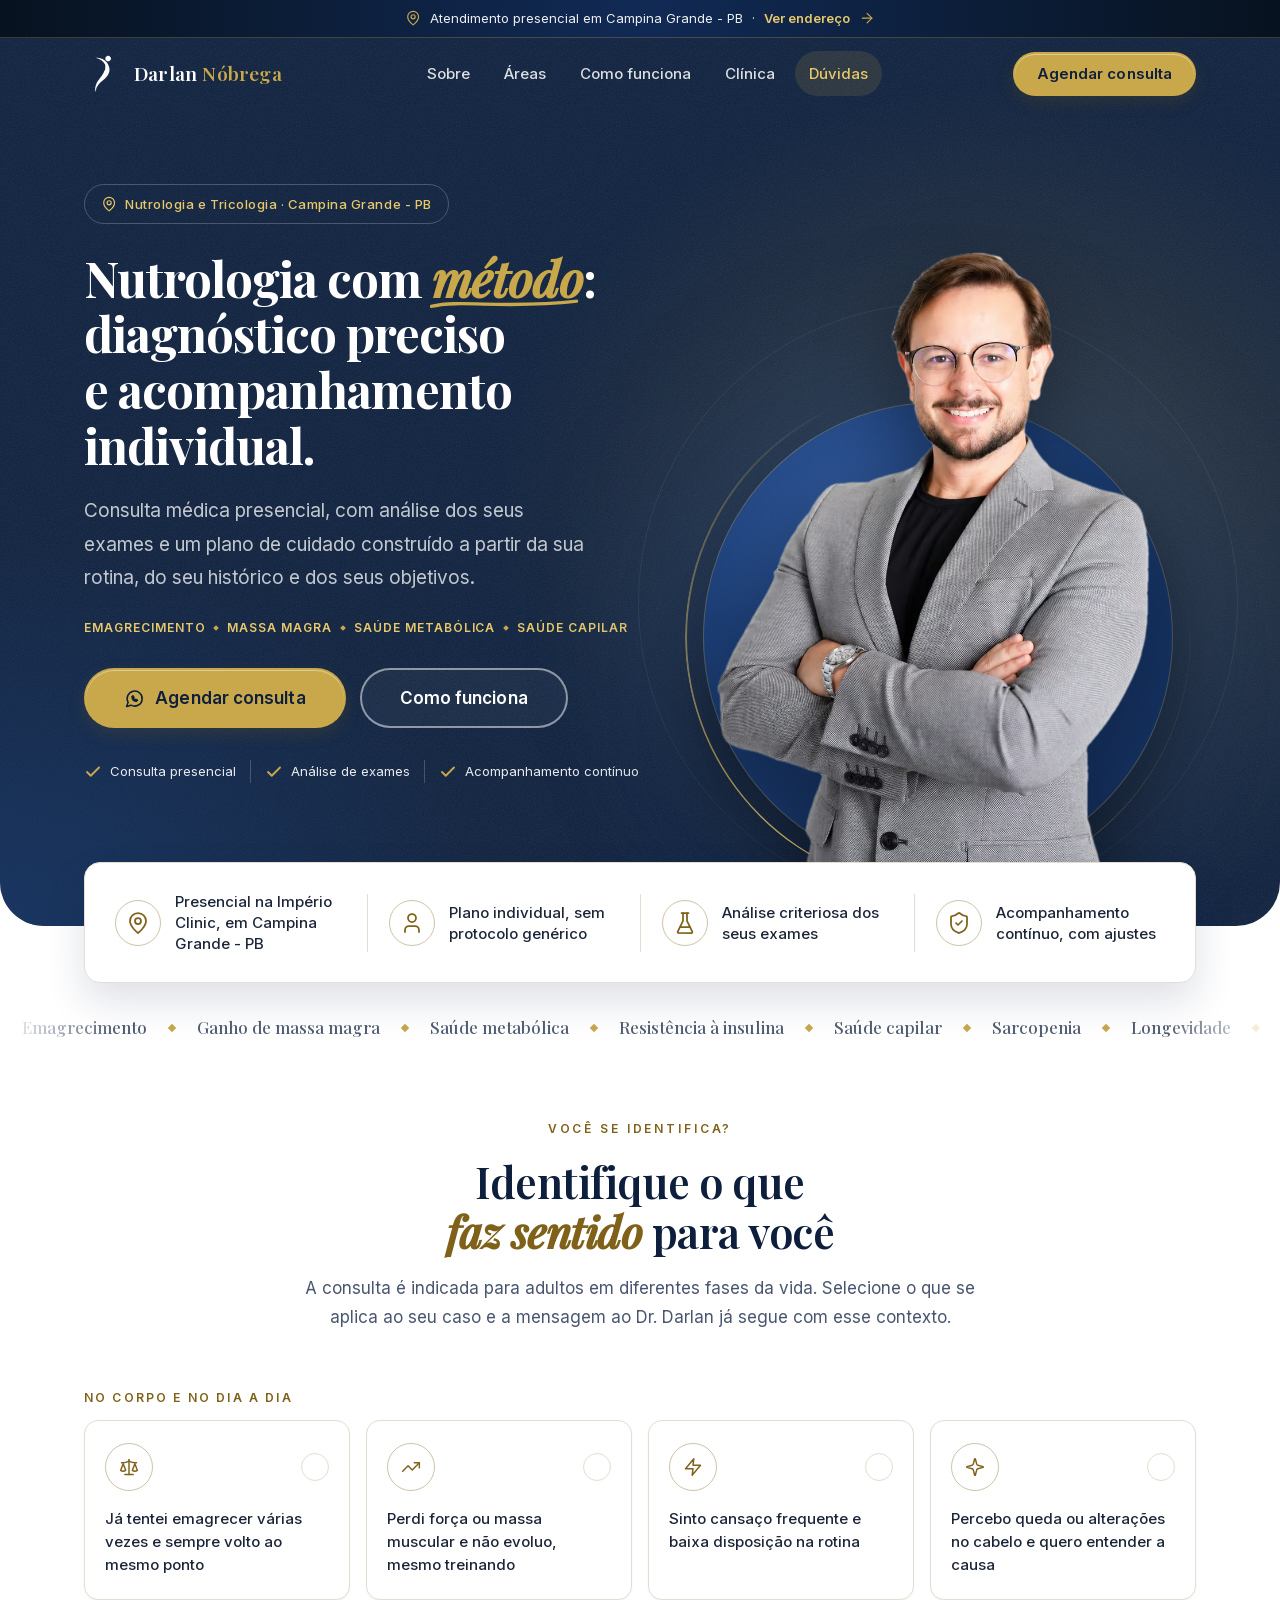
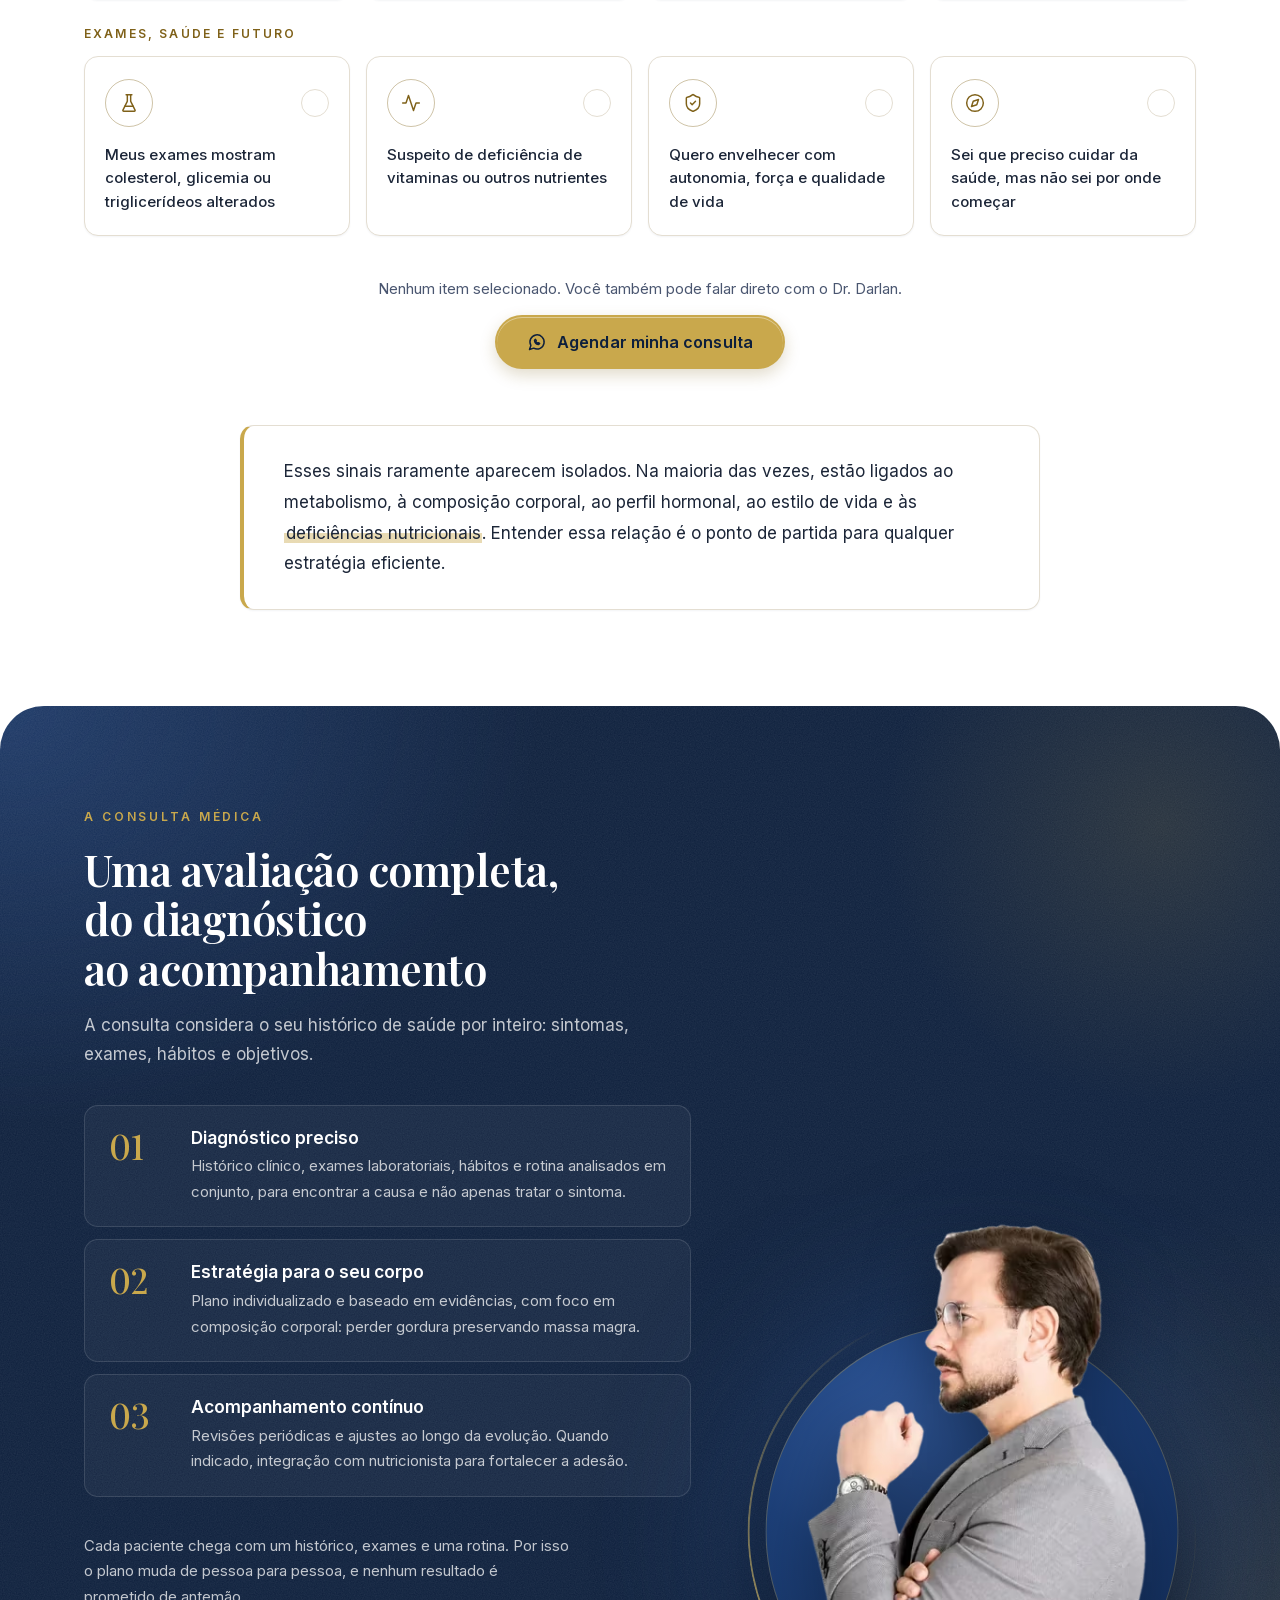
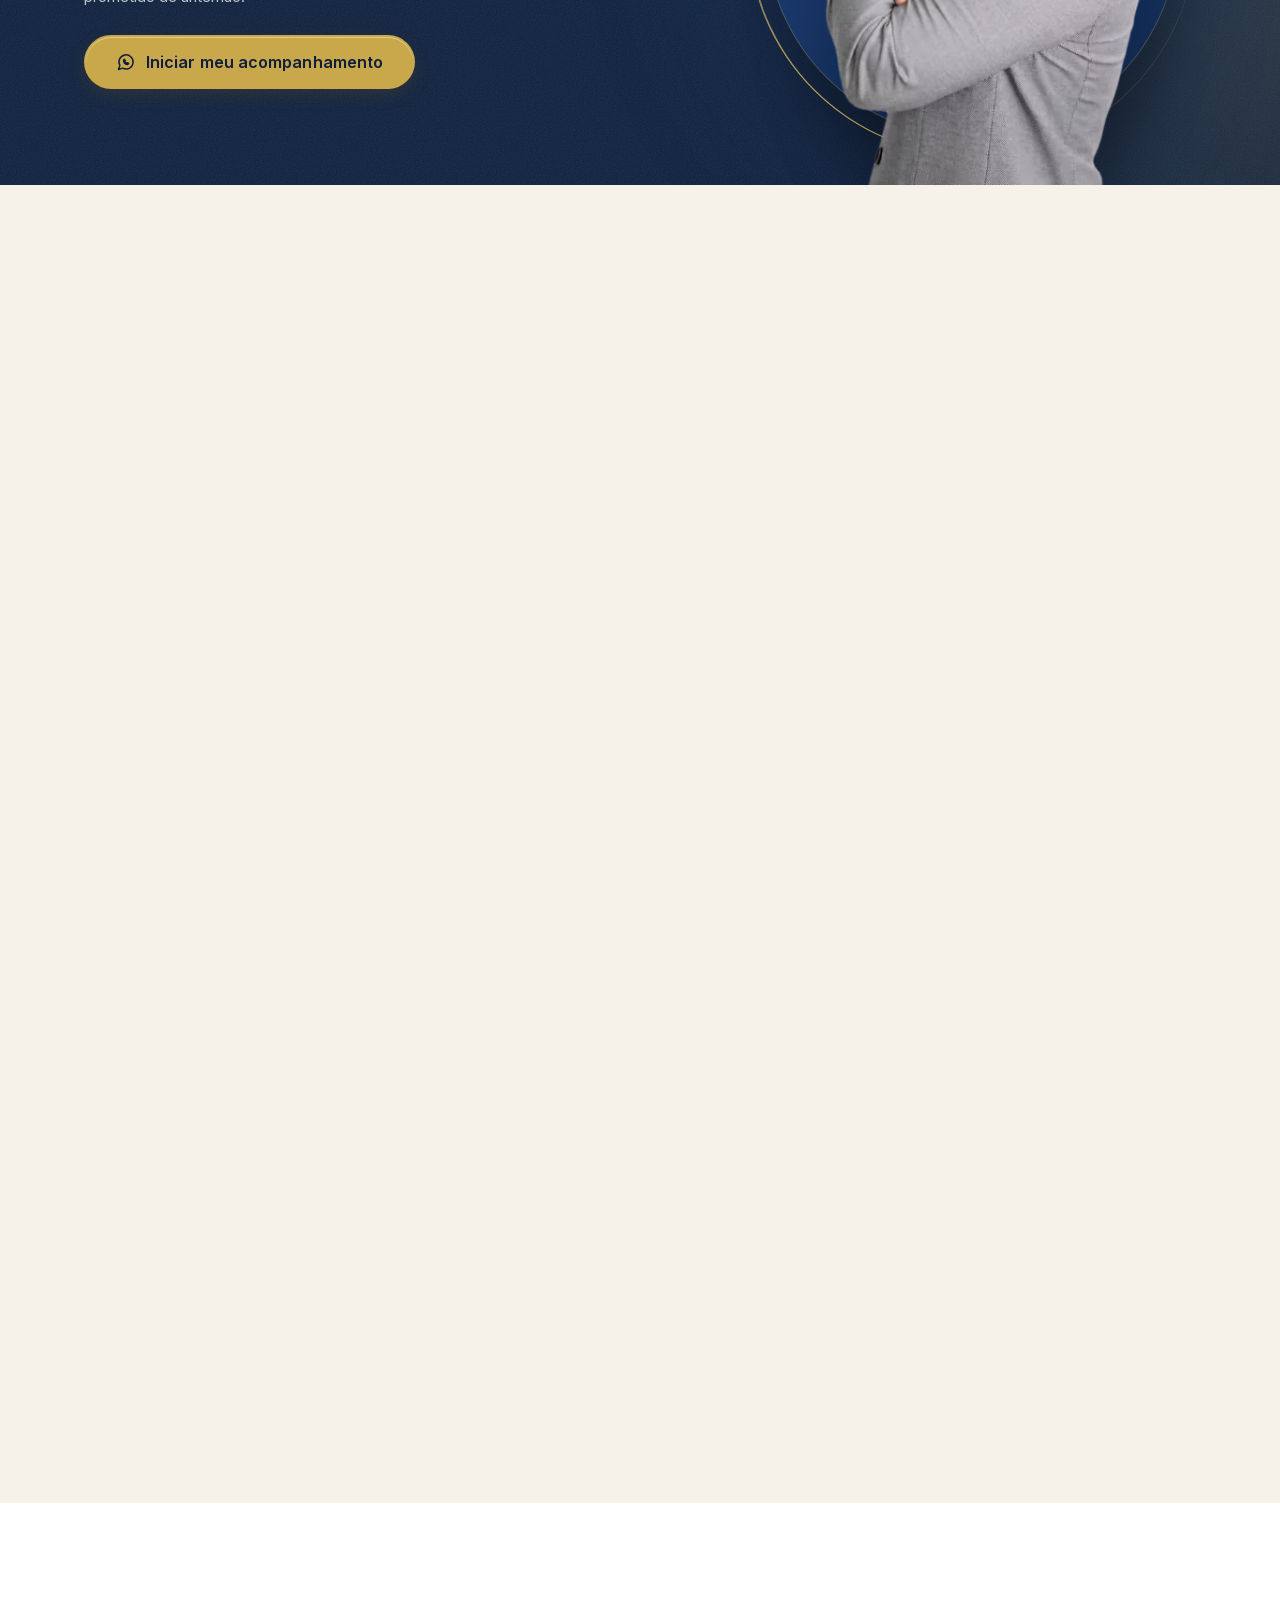
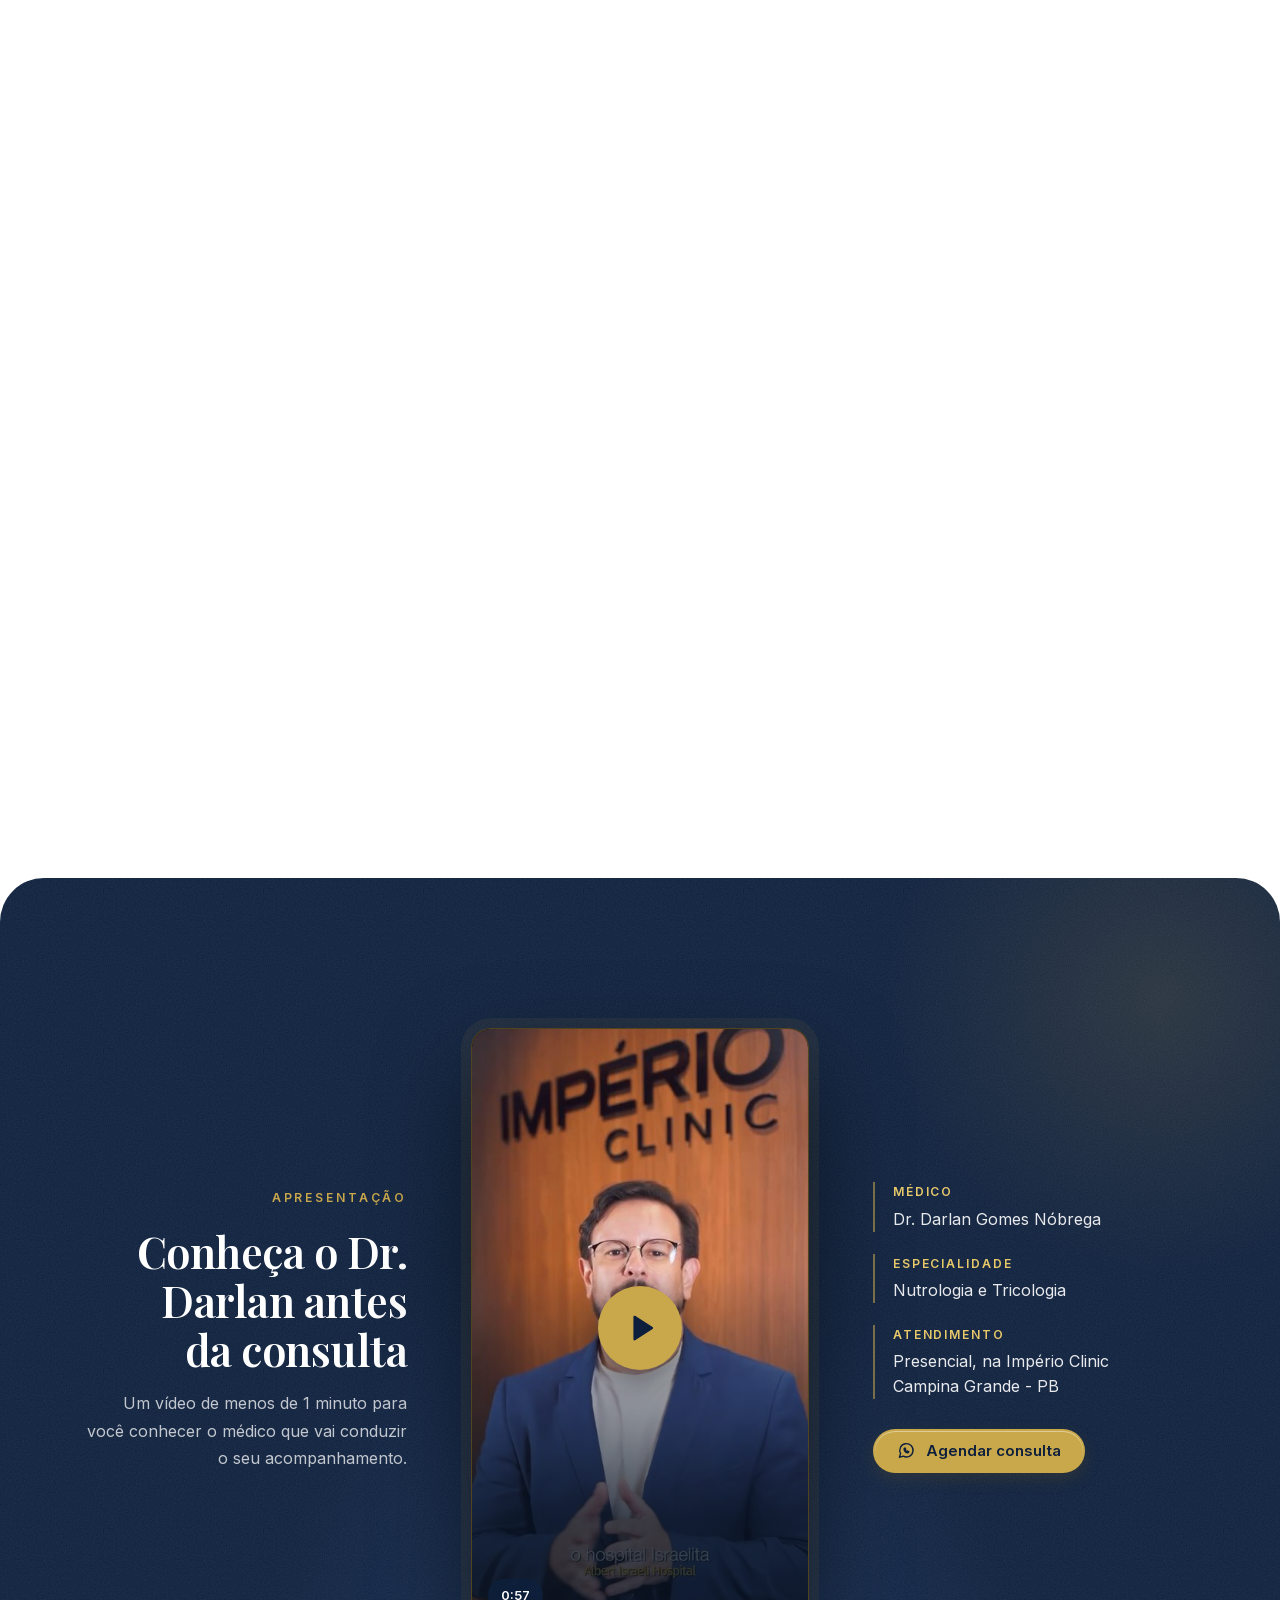
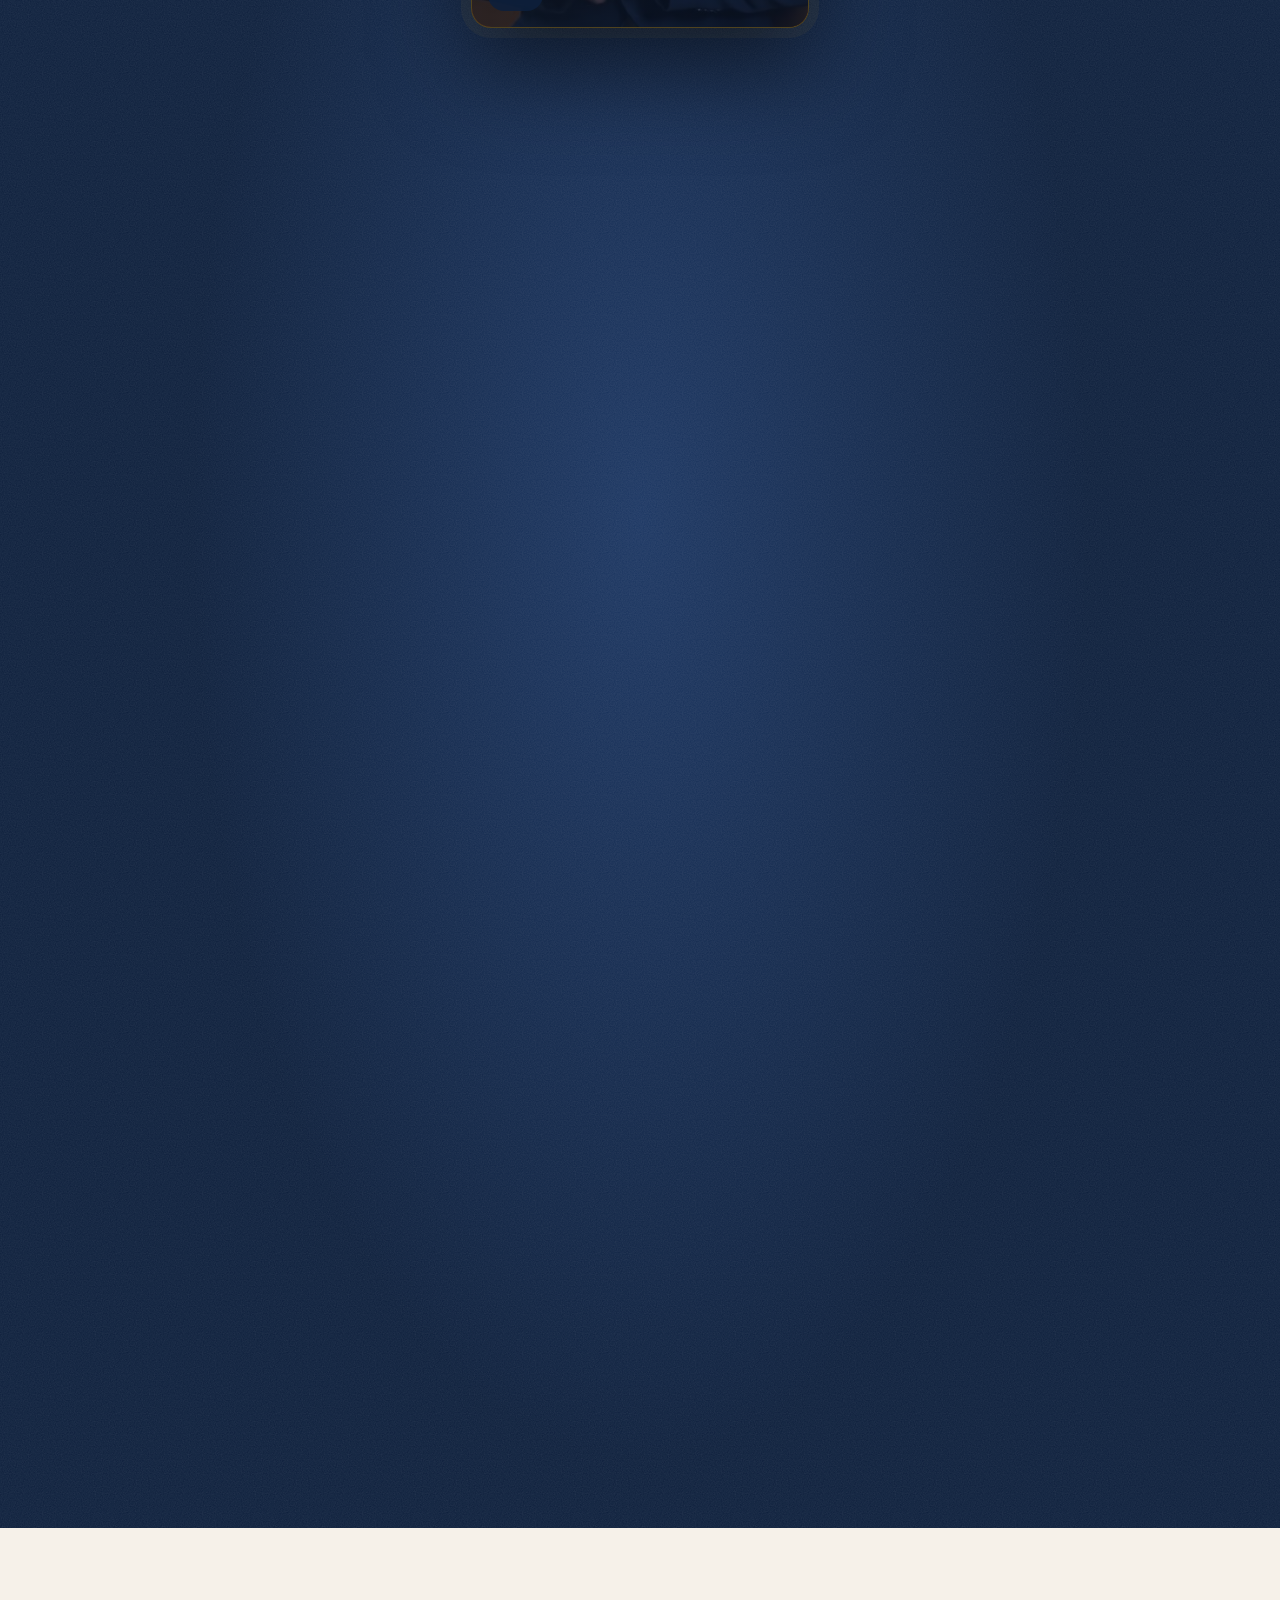
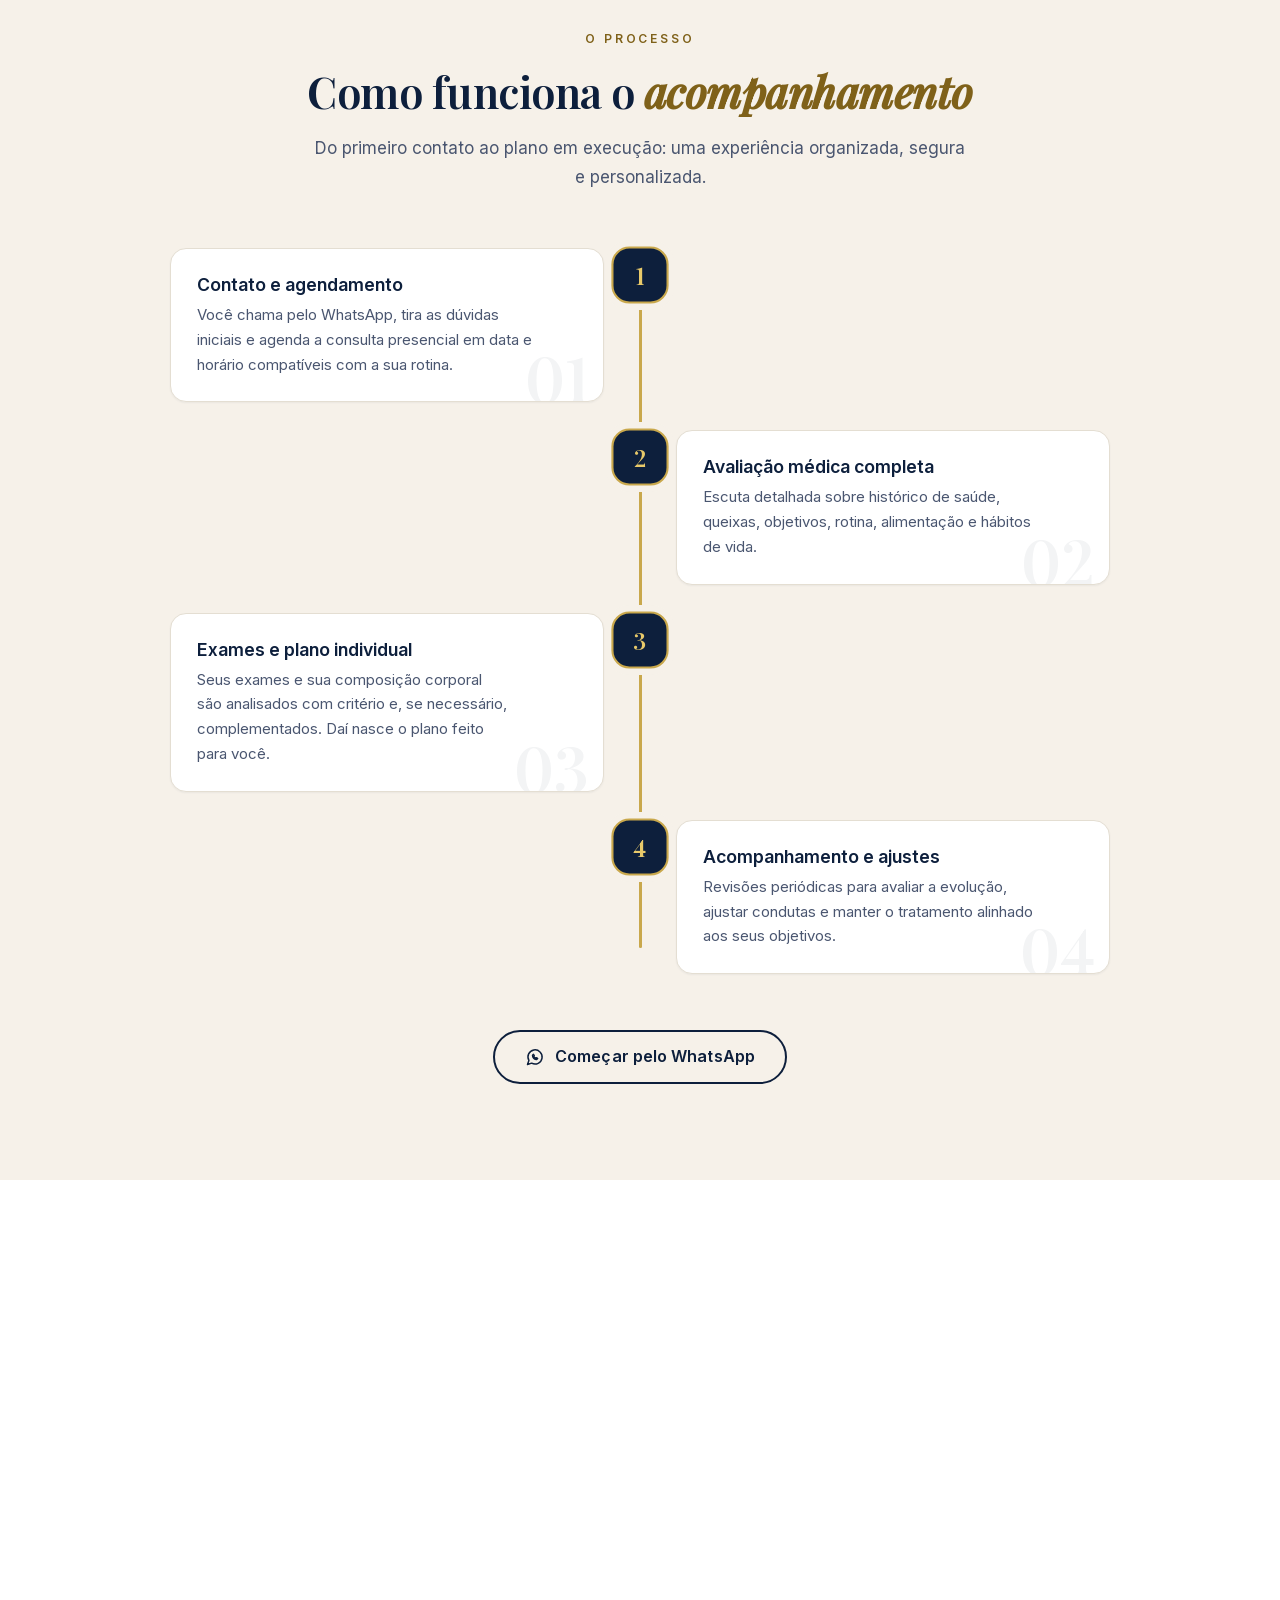
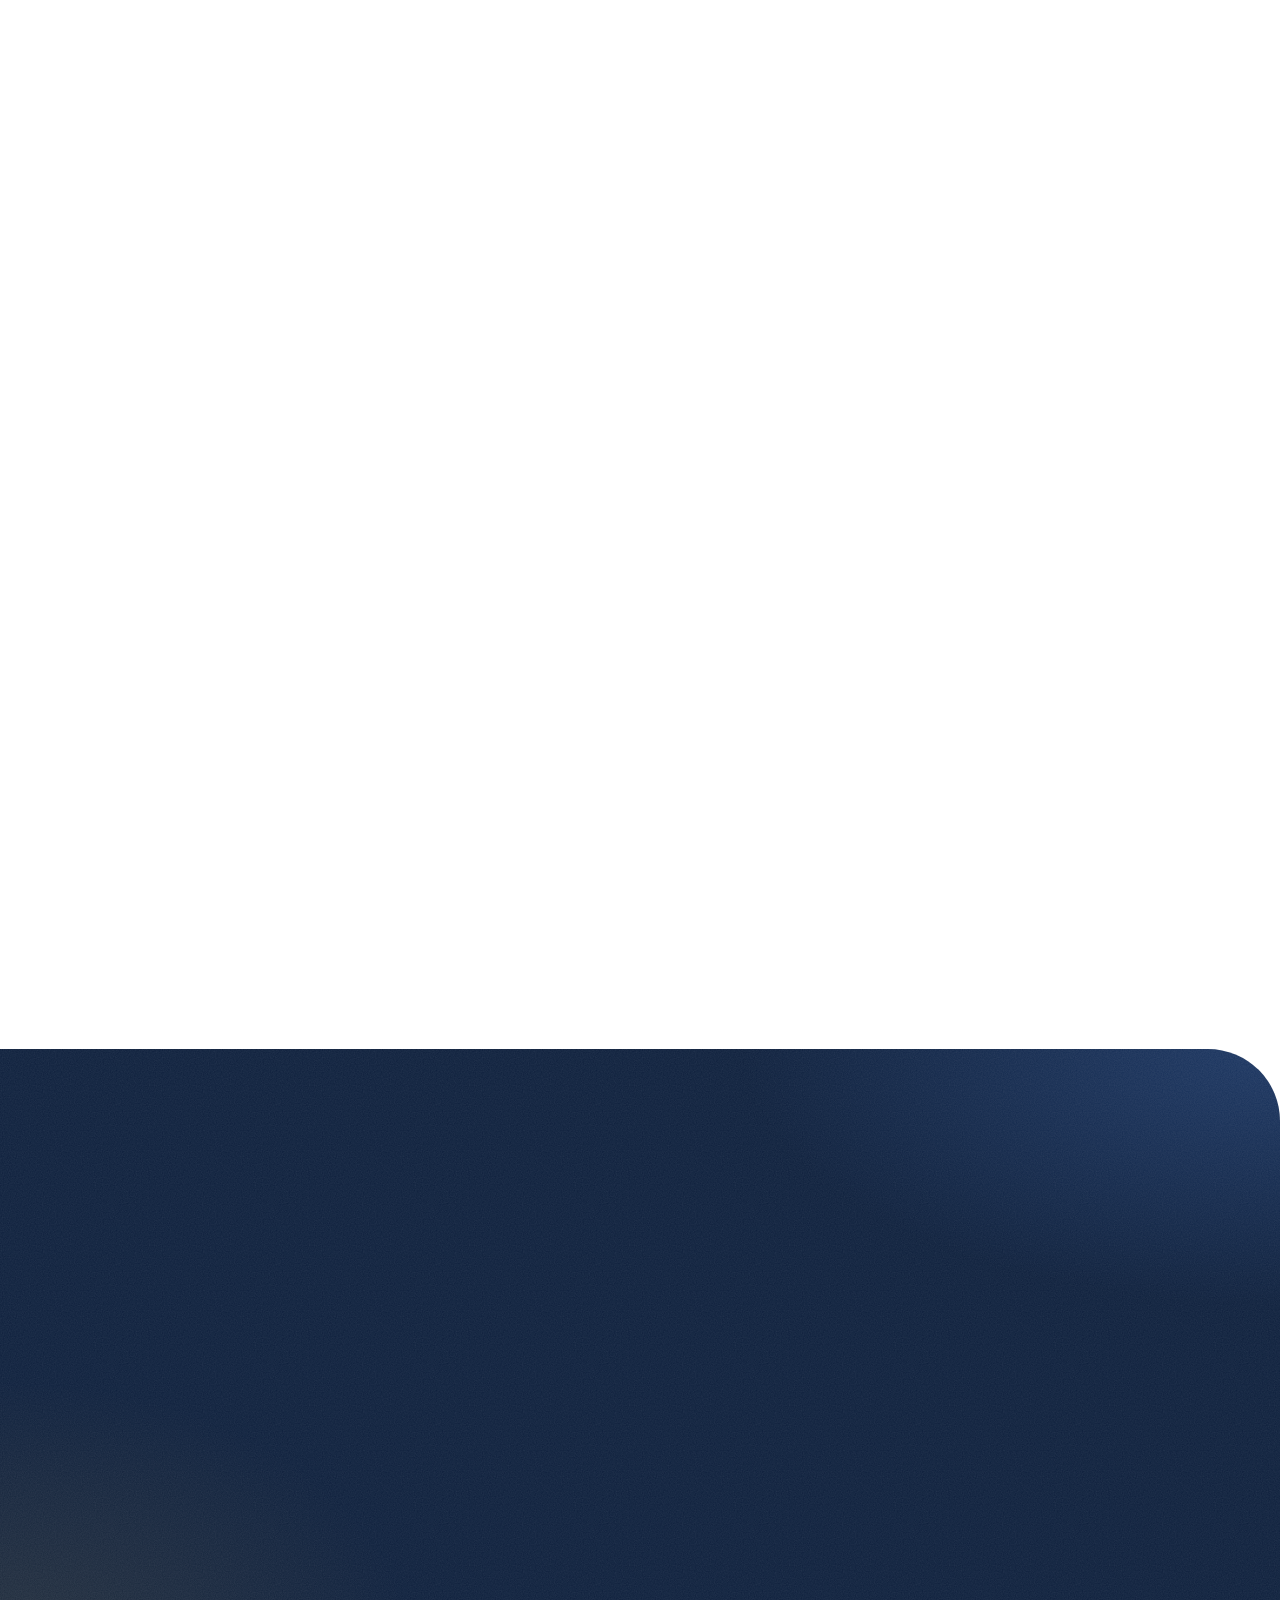
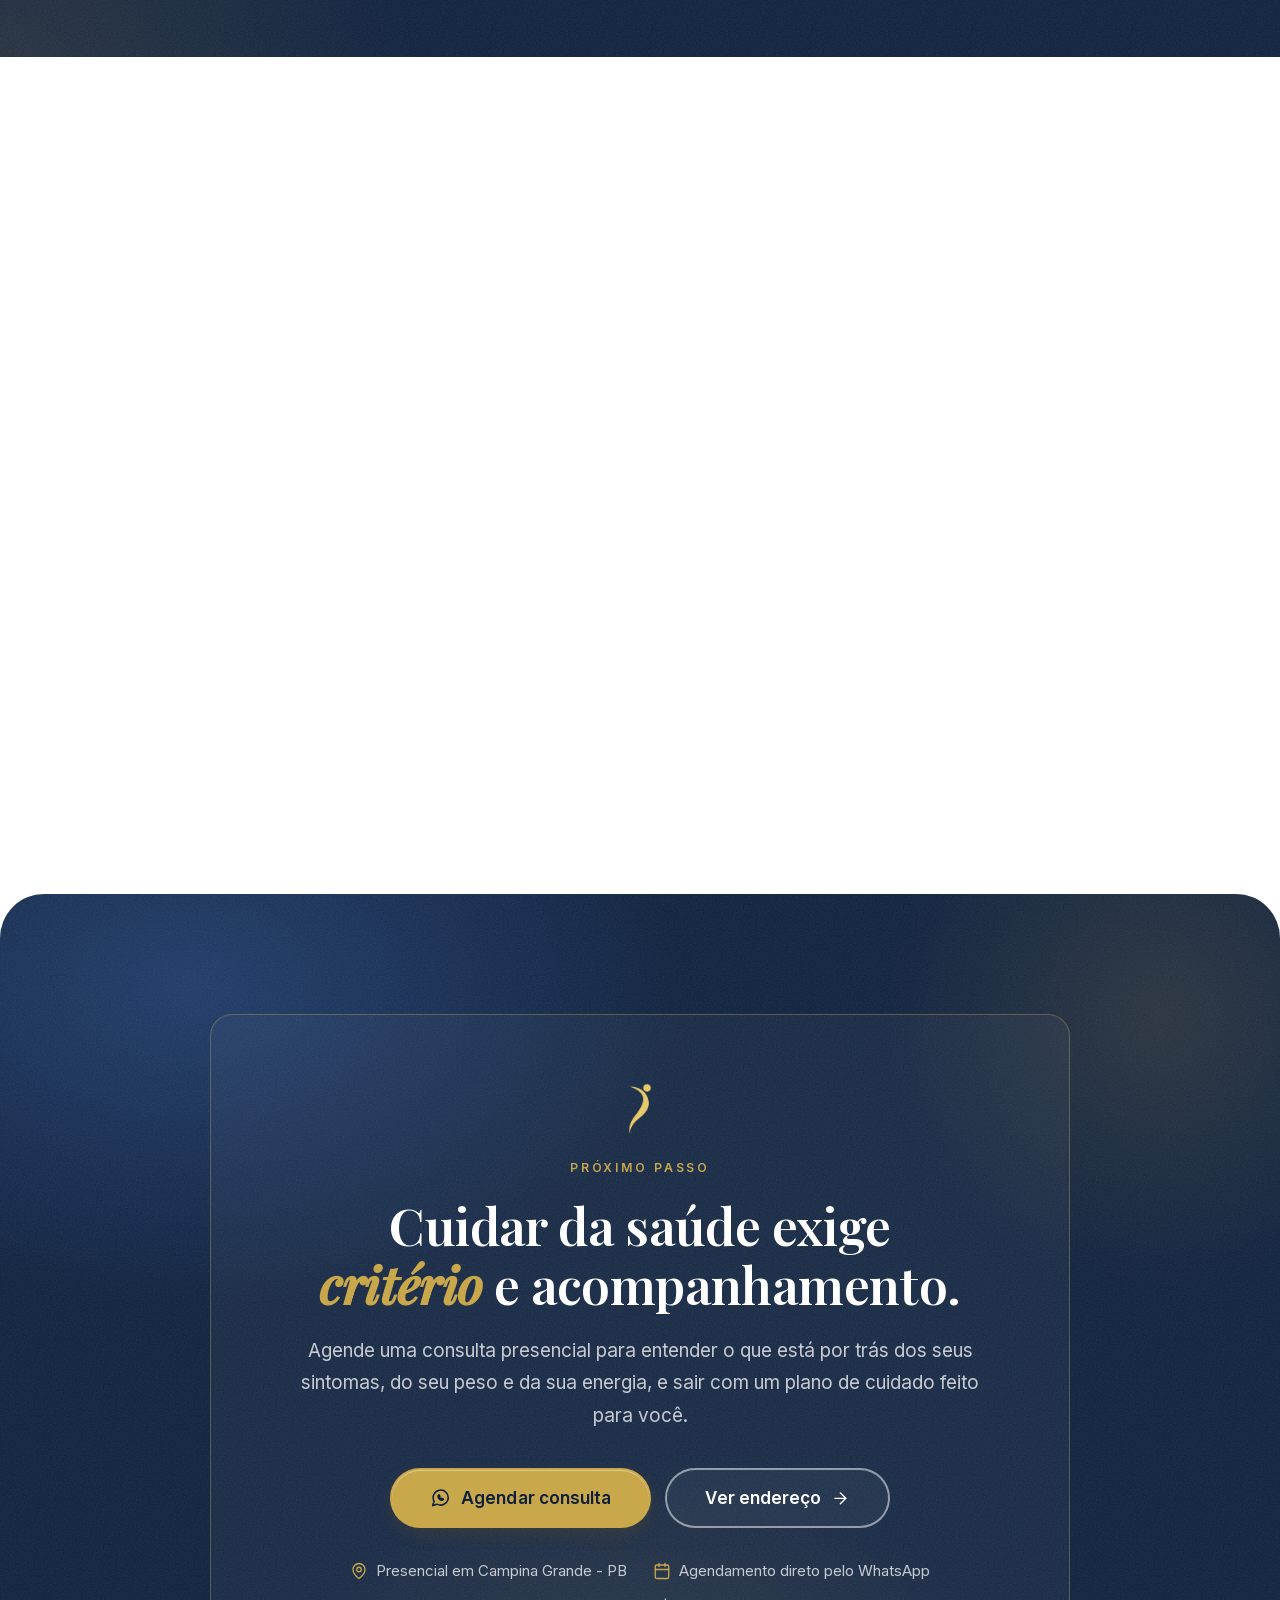
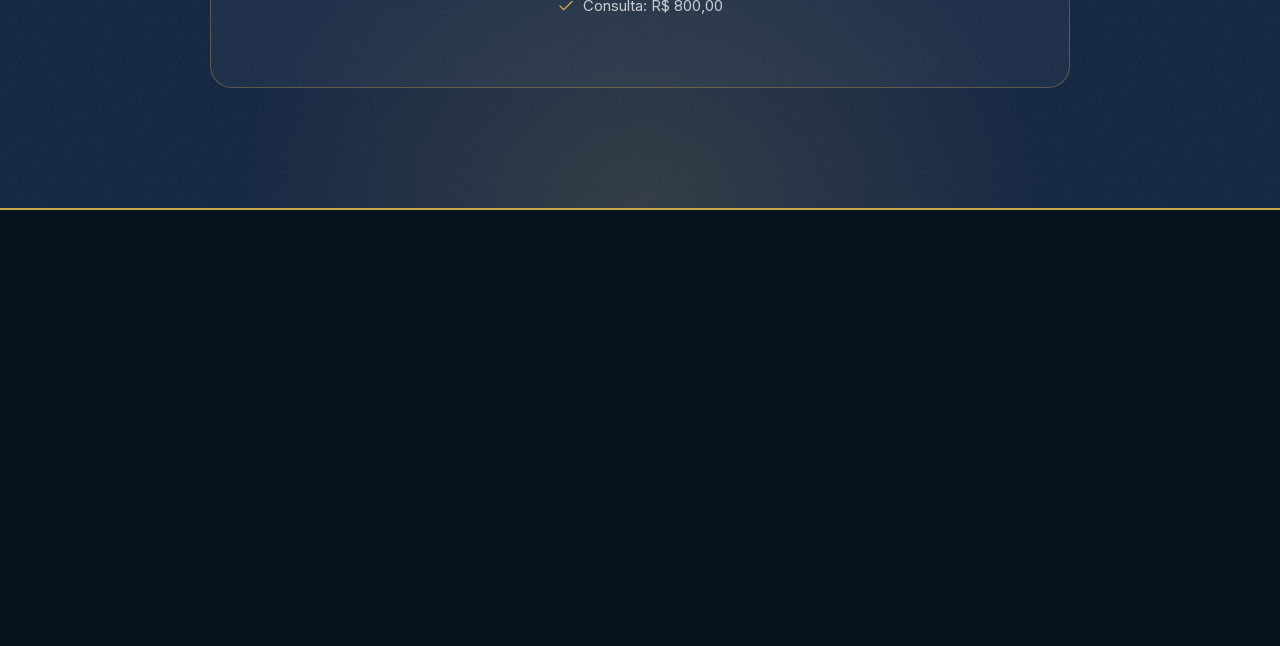
<file: index.html>
<!DOCTYPE html>
<html lang="pt-BR">
<head>
  <meta charset="UTF-8" />
  <meta name="viewport" content="width=device-width, initial-scale=1.0" />
  <title>Dr. Darlan Nóbrega | Nutrologia e Tricologia em Campina Grande</title>
  <meta name="description" content="Consulta presencial de Nutrologia e Tricologia com o Dr. Darlan Nóbrega, em Campina Grande - PB. Plano individual para emagrecer, ganhar massa e cuidar da saúde." />
  <meta name="robots" content="index, follow, max-image-preview:large" />
  <meta name="theme-color" content="#0D1F3C" />
  <meta name="color-scheme" content="light" />
  <meta property="og:type" content="website" />
  <meta property="og:locale" content="pt_BR" />
  <meta property="og:site_name" content="Dr. Darlan Gomes Nóbrega" />
  <meta property="og:title" content="Dr. Darlan Gomes Nóbrega | Nutrologia e Tricologia" />
  <meta property="og:description" content="Consulta médica presencial, individualizada e baseada em ciência. Império Clinic, Campina Grande - PB." />
  <meta name="twitter:card" content="summary_large_image" />
  <link rel="icon" type="image/png" href="assets/favicon.png" />
  <link rel="apple-touch-icon" href="assets/apple-touch-icon.png" />
  <link rel="preload" href="assets/fonts/inter-400.woff2" as="font" type="font/woff2" crossorigin />
  <link rel="preload" href="assets/fonts/playfair-display-500.woff2" as="font" type="font/woff2" crossorigin />
  <link rel="preload" as="image" type="image/avif" href="assets/darlan-1-480.avif" imagesrcset="assets/darlan-1-480.avif 480w, assets/darlan-1.avif 900w" imagesizes="(max-width: 960px) 92vw, 540px" fetchpriority="high" />
  <link rel="stylesheet" href="assets/styles.css" />
  <script>document.documentElement.classList.add('js');</script>
<script type="application/ld+json">
  {
    "@context": "https://schema.org",
    "image": "assets/darlan-2.webp",
    "@type": "Physician",
    "name": "Dr. Darlan Gomes Nóbrega",
    "description": "Médico especialista em Nutrologia e Tricologia, com atendimento presencial e individualizado.",
    "knowsAbout": ["Nutrologia", "Tricologia", "Emagrecimento", "Saúde metabólica", "Sarcopenia", "Longevidade"],
    "telephone": "+5583981353360",
    "sameAs": ["https://www.instagram.com/drdarlangnobrega/"],
    "address": {
      "@type": "PostalAddress",
      "streetAddress": "R. Otacílio Nepomuceno, 600 - Catolé",
      "addressLocality": "Campina Grande",
      "addressRegion": "PB",
      "postalCode": "58410-160",
      "addressCountry": "BR"
    },
    "priceRange": "R$ 800",
    "makesOffer": { "@type": "Offer", "name": "Consulta presencial", "price": "800.00", "priceCurrency": "BRL" },
    "worksFor": { "@type": "MedicalClinic", "name": "Império Clinic" }
  }
  </script>
  <script type="application/ld+json">
  {
    "@context": "https://schema.org",
    "@type": "FAQPage",
    "mainEntity": [
      {
        "@type": "Question",
        "name": "A consulta é presencial? Onde acontece?",
        "acceptedAnswer": {
          "@type": "Answer",
          "text": "Sim. As consultas são presenciais e acontecem na Império Clinic, na R. Otacílio Nepomuceno, 600, no Catolé, em Campina Grande - PB."
        }
      },
      {
        "@type": "Question",
        "name": "A consulta é apenas para emagrecimento?",
        "acceptedAnswer": {
          "@type": "Answer",
          "text": "Não. A Nutrologia abrange muito além do emagrecimento: ganho de massa magra, controle metabólico, tratamento da fadiga, saúde do idoso, deficiências nutricionais, saúde capilar e estratégias de longevidade."
        }
      },
      {
        "@type": "Question",
        "name": "O acompanhamento serve para ganhar massa muscular ou tratar sarcopenia?",
        "acceptedAnswer": {
          "@type": "Answer",
          "text": "Sim. O Dr. Darlan avalia composição corporal, exames, nutrição e rotina para construir uma estratégia médica de ganho de massa magra. A sarcopenia, perda progressiva de massa muscular, também é tratada, com foco especial em idosos e adultos que perdem força."
        }
      },
      {
        "@type": "Question",
        "name": "Preciso levar exames para a consulta?",
        "acceptedAnswer": {
          "@type": "Answer",
          "text": "Se você tem exames recentes, leve-os: ajudam na avaliação inicial. Se não tiver, sem problema. O Dr. Darlan solicita os exames necessários durante ou após a consulta, conforme o seu quadro clínico."
        }
      },
      {
        "@type": "Question",
        "name": "O tratamento é igual para todos os pacientes?",
        "acceptedAnswer": {
          "@type": "Answer",
          "text": "Não. Cada plano é construído de forma individual, considerando histórico de saúde, exames, rotina, alimentação, objetivos e realidade de cada paciente. Não existe protocolo genérico."
        }
      },
      {
        "@type": "Question",
        "name": "A consulta pode ser integrada com nutricionista?",
        "acceptedAnswer": {
          "@type": "Answer",
          "text": "Sim. Quando indicado, o acompanhamento com nutricionista pode ser integrado ao plano médico para fortalecer a estratégia alimentar e melhorar a adesão ao longo do tratamento."
        }
      },
      {
        "@type": "Question",
        "name": "A nutrologia também ajuda na saúde capilar?",
        "acceptedAnswer": {
          "@type": "Answer",
          "text": "Sim. Deficiências nutricionais e alterações metabólicas são causas frequentes de queda de cabelo. O Dr. Darlan atua em Tricologia médica, investigando essas relações de forma clínica e laboratorial."
        }
      },
      {
        "@type": "Question",
        "name": "Em quanto tempo vejo resultados?",
        "acceptedAnswer": {
          "@type": "Answer",
          "text": "Não é possível prever um prazo exato: depende do histórico, da condição tratada, dos exames e da adesão ao plano. O acompanhamento é contínuo e os ajustes são feitos ao longo da evolução de cada caso."
        }
      },
      {
        "@type": "Question",
        "name": "Qual o valor da consulta e como agendar?",
        "acceptedAnswer": {
          "@type": "Answer",
          "text": "A consulta presencial custa R$ 800,00. Formas de pagamento e horários disponíveis são informados pelo atendimento no WhatsApp. É só chamar, e você já sai com a consulta agendada."
        }
      }
    ]
  }
  </script>
</head>
<body>
<svg width="0" height="0" style="position:absolute" aria-hidden="true" focusable="false">
  <defs>
    <symbol id="i-map-pin" viewBox="0 0 24 24"><path d="M20 10c0 6-8 12-8 12s-8-6-8-12a8 8 0 0 1 16 0Z"/><circle cx="12" cy="10" r="3"/></symbol>
    <symbol id="i-check" viewBox="0 0 24 24"><path d="M20 6 9 17l-5-5"/></symbol>
    <symbol id="i-chevron" viewBox="0 0 24 24"><path d="m6 9 6 6 6-6"/></symbol>
    <symbol id="i-arrow-right" viewBox="0 0 24 24"><path d="M5 12h14"/><path d="m12 5 7 7-7 7"/></symbol>
    <symbol id="i-arrows-h" viewBox="0 0 24 24"><path d="m9 18-6-6 6-6"/><path d="m15 6 6 6-6 6"/></symbol>
    <symbol id="i-play" viewBox="0 0 24 24"><polygon points="6 3 20 12 6 21 6 3"/></symbol>
    <symbol id="i-close" viewBox="0 0 24 24"><path d="M18 6 6 18"/><path d="m6 6 12 12"/></symbol>
    <symbol id="i-scale" viewBox="0 0 24 24"><path d="m16 16 3-8 3 8c-.87.65-1.92 1-3 1s-2.13-.35-3-1Z"/><path d="m2 16 3-8 3 8c-.87.65-1.92 1-3 1s-2.13-.35-3-1Z"/><path d="M7 21h10"/><path d="M12 3v18"/><path d="M3 7h2c2 0 5-1 7-2 2 1 5 2 7 2h2"/></symbol>
    <symbol id="i-trend" viewBox="0 0 24 24"><polyline points="22 7 13.5 15.5 8.5 10.5 2 17"/><polyline points="16 7 22 7 22 13"/></symbol>
    <symbol id="i-zap" viewBox="0 0 24 24"><path d="M13 2 3 14h9l-1 8 10-12h-9l1-8z"/></symbol>
    <symbol id="i-flask" viewBox="0 0 24 24"><path d="M10 2v7.527a2 2 0 0 1-.211.896L4.72 20.55a1 1 0 0 0 .9 1.45h12.76a1 1 0 0 0 .9-1.45l-5.069-10.127A2 2 0 0 1 14 9.527V2"/><path d="M8.5 2h7"/><path d="M7 16h10"/></symbol>
    <symbol id="i-sparkles" viewBox="0 0 24 24"><path d="M9.937 15.5A2 2 0 0 0 8.5 14.063l-6.135-1.582a.5.5 0 0 1 0-.962L8.5 9.936A2 2 0 0 0 9.937 8.5l1.582-6.135a.5.5 0 0 1 .963 0L14.063 8.5A2 2 0 0 0 15.5 9.937l6.135 1.581a.5.5 0 0 1 0 .964L15.5 14.063a2 2 0 0 0-1.437 1.437l-1.582 6.135a.5.5 0 0 1-.963 0z"/></symbol>
    <symbol id="i-shield" viewBox="0 0 24 24"><path d="M20 13c0 5-3.5 7.5-7.66 8.95a1 1 0 0 1-.67-.01C7.5 20.5 4 18 4 13V6a1 1 0 0 1 1-1c2 0 4.5-1.2 6.24-2.72a1.17 1.17 0 0 1 1.52 0C14.51 3.81 17 5 19 5a1 1 0 0 1 1 1z"/><path d="m9 12 2 2 4-4"/></symbol>
    <symbol id="i-compass" viewBox="0 0 24 24"><circle cx="12" cy="12" r="10"/><polygon points="16.24 7.76 14.12 14.12 7.76 16.24 9.88 9.88 16.24 7.76"/></symbol>
    <symbol id="i-activity" viewBox="0 0 24 24"><path d="M22 12h-4l-3 9L9 3l-3 9H2"/></symbol>
    <symbol id="i-user" viewBox="0 0 24 24"><path d="M19 21v-2a4 4 0 0 0-4-4H9a4 4 0 0 0-4 4v2"/><circle cx="12" cy="7" r="4"/></symbol>
    <symbol id="i-ear" viewBox="0 0 24 24"><path d="M6 8.5a6.5 6.5 0 1 1 13 0c0 6-6 6-6 10a3.5 3.5 0 1 1-7 0"/><path d="M15 8.5a2.5 2.5 0 0 0-5 0v1a2 2 0 1 1 0 4"/></symbol>
    <symbol id="i-calendar" viewBox="0 0 24 24"><path d="M8 2v4"/><path d="M16 2v4"/><rect width="18" height="18" x="3" y="4" rx="2"/><path d="M3 10h18"/></symbol>
    <symbol id="i-phone" viewBox="0 0 24 24"><path d="M22 16.92v3a2 2 0 0 1-2.18 2 19.79 19.79 0 0 1-8.63-3.07 19.5 19.5 0 0 1-6-6 19.79 19.79 0 0 1-3.07-8.67A2 2 0 0 1 4.11 2h3a2 2 0 0 1 2 1.72c.13.96.36 1.9.7 2.81a2 2 0 0 1-.45 2.11L8.09 9.91a16 16 0 0 0 6 6l1.27-1.27a2 2 0 0 1 2.11-.45c.91.34 1.85.57 2.81.7A2 2 0 0 1 22 16.92z"/></symbol>
    <symbol id="i-instagram" viewBox="0 0 24 24"><rect x="2" y="2" width="20" height="20" rx="5" ry="5"/><path d="M16 11.37A4 4 0 1 1 12.63 8 4 4 0 0 1 16 11.37z"/><line x1="17.5" y1="6.5" x2="17.51" y2="6.5"/></symbol>
    <symbol id="i-whatsapp" viewBox="0 0 24 24"><path d="M3 21l1.65-4.9A8.5 8.5 0 1 1 8 19.4L3 21z"/><path d="M9 10c0 3 2.5 5 5 5l1.2-1.2-1.8-1-.9.7c-.9-.4-1.6-1.1-2-2l.7-.9-1-1.8L9 10z"/></symbol>
  </defs>
</svg>
<a class="skip-link" href="#conteudo">Pular para o conteúdo</a>
<div class="progress" aria-hidden="true"><i id="progressBar"></i></div>
<div class="announce" id="announce">
  <a href="#clinica"><svg class="icon" width="16" height="16" aria-hidden="true"><use href="#i-map-pin"/></svg><span>Atendimento presencial em Campina Grande - PB</span><span class="hide-sm">·</span><b class="hide-sm">Ver endereço</b><svg class="icon hide-sm" width="14" height="14" aria-hidden="true"><use href="#i-arrow-right"/></svg></a>
</div>
<header class="header" id="header">
  <div class="container header__inner">
    <a class="header__brand" href="#inicio" aria-label="Dr. Darlan Nóbrega, início">
      <img src="assets/logo-branca.png" alt="" width="38" height="38" />
      <span>Darlan <b>Nóbrega</b></span>
    </a>
    <nav class="header__nav" aria-label="Principal">
      <a href="#sobre">Sobre</a>
      <a href="#areas">Áreas</a>
      <a href="#metodo">Como funciona</a>
      <a href="#clinica">Clínica</a>
      <a href="#faq">Dúvidas</a>
    </nav>
    <a href="https://wa.me/5583981353360?text=Ol%C3%A1%2C+gostaria+de+agendar+uma+consulta+com+o+Dr.+Darlan" class="btn btn--primary btn--sm" target="_blank" rel="noopener" data-cta="header"><span>Agendar<span class="hide-sm"> consulta</span></span></a>
  </div>
</header>
<main id="conteudo">
<section class="hero" id="inicio">
  <div class="container">
    <div class="hero__inner">
      <div class="hero__copy">
        <div class="hero__badge">
          <svg class="icon" width="16" height="16" aria-hidden="true"><use href="#i-map-pin"/></svg>
          Nutrologia e Tricologia · Campina Grande - PB
        </div>
        <h1 class="hero__title">
          Nutrologia com <span class="nb"><em class="grad">método<svg class="scribble" viewBox="0 0 220 14" preserveAspectRatio="none" aria-hidden="true"><path d="M3 9 C 48 2, 108 12, 217 4"/></svg></em>:</span> diagnóstico preciso e acompanhamento individual.
        </h1>
        <p class="hero__sub">
          Consulta médica presencial, com análise dos seus exames e um plano de cuidado construído a partir da sua rotina, do seu histórico e dos seus objetivos.
        </p>
        <p class="hero__areas" aria-label="Áreas de atuação"><span>Emagrecimento</span><span>Massa magra</span><span>Saúde metabólica</span><span>Saúde capilar</span></p>
        <div class="hero__cta-group">
          <a href="https://wa.me/5583981353360?text=Ol%C3%A1%2C+gostaria+de+agendar+uma+consulta+com+o+Dr.+Darlan" class="btn btn--primary btn--lg" target="_blank" rel="noopener" data-cta="hero">
            <svg class="icon" width="22" height="22" aria-hidden="true"><use href="#i-whatsapp"/></svg>
            Agendar consulta
          </a>
          <a href="#metodo" class="btn btn--ghost btn--lg">Como funciona</a>
        </div>
        <ul class="hero__chips">
          <li><svg class="icon" aria-hidden="true"><use href="#i-check"/></svg><span>Consulta presencial</span></li>
          <li><svg class="icon" aria-hidden="true"><use href="#i-check"/></svg><span>Análise de exames</span></li>
          <li><svg class="icon" aria-hidden="true"><use href="#i-check"/></svg><span>Acompanhamento contínuo</span></li>
        </ul>
      </div>
      <div class="hero__stage">
        <div class="orb" aria-hidden="true"></div>
        <picture><source type="image/avif" srcset="assets/darlan-1-480.avif 480w, assets/darlan-1.avif 900w" sizes="(max-width: 960px) 92vw, 540px"><img class="hero__doctor" src="assets/darlan-1-480.webp" srcset="assets/darlan-1-480.webp 480w, assets/darlan-1.webp 900w" sizes="(max-width: 960px) 92vw, 540px" alt="Dr. Darlan Gomes Nóbrega, médico nutrólogo e tricologista, sorrindo com os braços cruzados" width="900" height="1352" fetchpriority="high" /></picture>
      </div>
    </div>
  </div>
</section>
<div class="trust">
  <div class="container">
    <div class="trust__card reveal">
      <div class="trust__item"><span class="trust__icon tile"><svg class="icon" aria-hidden="true"><use href="#i-map-pin"/></svg></span>Presencial na Império Clinic, em Campina Grande - PB</div>
      <div class="trust__item"><span class="trust__icon tile"><svg class="icon" aria-hidden="true"><use href="#i-user"/></svg></span>Plano individual, sem protocolo genérico</div>
      <div class="trust__item"><span class="trust__icon tile"><svg class="icon" aria-hidden="true"><use href="#i-flask"/></svg></span>Análise criteriosa dos seus exames</div>
      <div class="trust__item"><span class="trust__icon tile"><svg class="icon" aria-hidden="true"><use href="#i-shield"/></svg></span>Acompanhamento contínuo, com ajustes</div>
    </div>
  </div>
</div>
<div class="marquee" role="group" aria-label="Condições acompanhadas">
  <div class="marquee__track">
    <ul><li>Emagrecimento</li><li>Ganho de massa magra</li><li>Saúde metabólica</li><li>Resistência à insulina</li><li>Saúde capilar</li><li>Sarcopenia</li><li>Longevidade</li><li>Deficiências nutricionais</li><li>Lipedema</li></ul>
    <ul aria-hidden="true"><li>Emagrecimento</li><li>Ganho de massa magra</li><li>Saúde metabólica</li><li>Resistência à insulina</li><li>Saúde capilar</li><li>Sarcopenia</li><li>Longevidade</li><li>Deficiências nutricionais</li><li>Lipedema</li></ul>
  </div>
</div>
<section class="section section--identify pre-dark" id="identificacao">
  <div class="container">
    <div class="sec-header reveal">
      <span class="eyebrow">Você se identifica?</span>
      <h2>Identifique o que <em>faz sentido</em> para você</h2>
      <p>A consulta é indicada para adultos em diferentes fases da vida. Selecione o que se aplica ao seu caso e a mensagem ao Dr. Darlan já segue com esse contexto.</p>
    </div>
    <fieldset style="border:0">
      <legend class="sr-only">Sinais e objetivos que você percebe</legend>
      <div class="check-grid" id="checkGrid">
        <p class="check-group">No corpo e no dia a dia</p>
        <label class="check-card reveal">
          <input type="checkbox" value="emagrecer de forma duradoura" />
          <span class="check-card__body">
            <span class="check-card__top"><span class="check-card__icon"><svg class="icon" aria-hidden="true" width="24" height="24"><use href="#i-scale"/></svg></span><span class="check-card__tick"><svg class="icon" aria-hidden="true"><use href="#i-check"/></svg></span></span>
            <span class="check-card__text">Já tentei emagrecer várias vezes e sempre volto ao mesmo ponto</span>
          </span>
        </label>
        <label class="check-card reveal">
          <input type="checkbox" value="perda de força ou massa muscular" />
          <span class="check-card__body">
            <span class="check-card__top"><span class="check-card__icon"><svg class="icon" aria-hidden="true" width="24" height="24"><use href="#i-trend"/></svg></span><span class="check-card__tick"><svg class="icon" aria-hidden="true"><use href="#i-check"/></svg></span></span>
            <span class="check-card__text">Perdi força ou massa muscular e não evoluo, mesmo treinando</span>
          </span>
        </label>
        <label class="check-card reveal">
          <input type="checkbox" value="cansaço e baixa disposição" />
          <span class="check-card__body">
            <span class="check-card__top"><span class="check-card__icon"><svg class="icon" aria-hidden="true" width="24" height="24"><use href="#i-zap"/></svg></span><span class="check-card__tick"><svg class="icon" aria-hidden="true"><use href="#i-check"/></svg></span></span>
            <span class="check-card__text">Sinto cansaço frequente e baixa disposição na rotina</span>
          </span>
        </label>
        <label class="check-card reveal">
          <input type="checkbox" value="queda ou alterações no cabelo" />
          <span class="check-card__body">
            <span class="check-card__top"><span class="check-card__icon"><svg class="icon" aria-hidden="true" width="24" height="24"><use href="#i-sparkles"/></svg></span><span class="check-card__tick"><svg class="icon" aria-hidden="true"><use href="#i-check"/></svg></span></span>
            <span class="check-card__text">Percebo queda ou alterações no cabelo e quero entender a causa</span>
          </span>
        </label>
        <p class="check-group">Exames, saúde e futuro</p>
        <label class="check-card reveal">
          <input type="checkbox" value="exames alterados (colesterol, glicemia ou triglicerídeos)" />
          <span class="check-card__body">
            <span class="check-card__top"><span class="check-card__icon"><svg class="icon" aria-hidden="true" width="24" height="24"><use href="#i-flask"/></svg></span><span class="check-card__tick"><svg class="icon" aria-hidden="true"><use href="#i-check"/></svg></span></span>
            <span class="check-card__text">Meus exames mostram colesterol, glicemia ou triglicerídeos alterados</span>
          </span>
        </label>
        <label class="check-card reveal">
          <input type="checkbox" value="suspeita de deficiência nutricional" />
          <span class="check-card__body">
            <span class="check-card__top"><span class="check-card__icon"><svg class="icon" aria-hidden="true" width="24" height="24"><use href="#i-activity"/></svg></span><span class="check-card__tick"><svg class="icon" aria-hidden="true"><use href="#i-check"/></svg></span></span>
            <span class="check-card__text">Suspeito de deficiência de vitaminas ou outros nutrientes</span>
          </span>
        </label>
        <label class="check-card reveal">
          <input type="checkbox" value="longevidade e autonomia" />
          <span class="check-card__body">
            <span class="check-card__top"><span class="check-card__icon"><svg class="icon" aria-hidden="true" width="24" height="24"><use href="#i-shield"/></svg></span><span class="check-card__tick"><svg class="icon" aria-hidden="true"><use href="#i-check"/></svg></span></span>
            <span class="check-card__text">Quero envelhecer com autonomia, força e qualidade de vida</span>
          </span>
        </label>
        <label class="check-card reveal">
          <input type="checkbox" value="não sei por onde começar" />
          <span class="check-card__body">
            <span class="check-card__top"><span class="check-card__icon"><svg class="icon" aria-hidden="true" width="24" height="24"><use href="#i-compass"/></svg></span><span class="check-card__tick"><svg class="icon" aria-hidden="true"><use href="#i-check"/></svg></span></span>
            <span class="check-card__text">Sei que preciso cuidar da saúde, mas não sei por onde começar</span>
          </span>
        </label>
      </div>
    </fieldset>
    <div class="check-action">
      <p class="check-action__count" id="checkCount" role="status" aria-live="polite">Nenhum item selecionado. Você também pode falar direto com o Dr. Darlan.</p>
      <a href="https://wa.me/5583981353360?text=Ol%C3%A1%2C+gostaria+de+agendar+uma+consulta+com+o+Dr.+Darlan" class="btn btn--primary" id="checkCta" target="_blank" rel="noopener" data-cta="checklist">
        <svg class="icon" width="22" height="22" aria-hidden="true"><use href="#i-whatsapp"/></svg>
        <span id="checkCtaLabel">Agendar minha consulta</span>
      </a>
    </div>
    <p class="dor__callout reveal">
      Esses sinais raramente aparecem isolados. Na maioria das vezes, estão ligados ao metabolismo, à composição corporal, ao perfil hormonal, ao estilo de vida e às <mark class="hl">deficiências nutricionais</mark>. Entender essa relação é o ponto de partida para qualquer estratégia eficiente.
    </p>
  </div>
</section>
<section class="section section--dark section--approach" id="consulta">
  <div class="container">
    <div class="approach">
      <div class="approach__copy">
        <div class="reveal">
          <span class="eyebrow">A consulta médica</span>
          <h2>Uma avaliação completa, do diagnóstico ao acompanhamento</h2>
          <p class="approach__lead">A consulta considera o seu histórico de saúde por inteiro: sintomas, exames, hábitos e objetivos.</p>
        </div>
        <ol class="pillars">
          <li class="pillar reveal">
            <span class="pillar__num" aria-hidden="true">01</span>
            <div><h3>Diagnóstico preciso</h3><p>Histórico clínico, exames laboratoriais, hábitos e rotina analisados em conjunto, para encontrar a causa e não apenas tratar o sintoma.</p></div>
          </li>
          <li class="pillar reveal">
            <span class="pillar__num" aria-hidden="true">02</span>
            <div><h3>Estratégia para o seu corpo</h3><p>Plano individualizado e baseado em evidências, com foco em composição corporal: perder gordura preservando massa magra.</p></div>
          </li>
          <li class="pillar reveal">
            <span class="pillar__num" aria-hidden="true">03</span>
            <div><h3>Acompanhamento contínuo</h3><p>Revisões periódicas e ajustes ao longo da evolução. Quando indicado, integração com nutricionista para fortalecer a adesão.</p></div>
          </li>
        </ol>
        <p class="approach__note reveal">Cada paciente chega com um histórico, exames e uma rotina. Por isso o plano muda de pessoa para pessoa, e nenhum resultado é prometido de antemão.</p>
        <a href="https://wa.me/5583981353360?text=Ol%C3%A1%2C%20vi%20o%20site%20e%20gostaria%20de%20saber%20mais%20sobre%20a%20consulta%20com%20o%20Dr.%20Darlan." class="btn btn--primary" target="_blank" rel="noopener" data-cta="consulta">
          <svg class="icon" width="22" height="22" aria-hidden="true"><use href="#i-whatsapp"/></svg>
          Iniciar meu acompanhamento
        </a>
      </div>
      <div class="approach__stage">
        <div class="orb" aria-hidden="true"></div>
        <picture><source type="image/avif" srcset="assets/darlan-4-480.avif 480w, assets/darlan-4.avif 900w" sizes="(max-width: 960px) 86vw, 470px"><img class="approach__doctor" src="assets/darlan-4-480.webp" srcset="assets/darlan-4-480.webp 480w, assets/darlan-4.webp 900w" sizes="(max-width: 960px) 86vw, 470px" alt="Dr. Darlan Gomes Nóbrega de perfil, em pose pensativa" width="900" height="1352" loading="lazy" /></picture>
      </div>
    </div>
  </div>
</section>
<section class="section section--alt" id="areas">
  <div class="container">
    <div class="sec-header reveal">
      <span class="eyebrow">Áreas de atuação</span>
      <h2>Condições <em>tratadas</em> e acompanhadas</h2>
      <p>Cada área exige diagnóstico específico, protocolos individualizados e acompanhamento contínuo.</p>
    </div>
    <div class="areas">
      <article class="area-card area-card--featured reveal">
        <div class="area-card__head">
          <span class="area-card__icon tile"><svg class="icon" aria-hidden="true"><use href="#i-scale"/></svg></span>
          <div><span class="area-card__kicker">Área 01</span><h3>Emagrecimento e composição corporal</h3></div>
        </div>
        <p class="area-card__lead">Perda de gordura com preservação de massa magra e acompanhamento de longo prazo.</p>
        <ul>
          <li><svg class="icon" aria-hidden="true"><use href="#i-check"/></svg><span>Emagrecimento e obesidade: avaliação das causas do excesso de peso</span></li>
          <li><svg class="icon" aria-hidden="true"><use href="#i-check"/></svg><span>Ganho de massa magra e hipertrofia, com análise de nutrição e exames</span></li>
          <li><svg class="icon" aria-hidden="true"><use href="#i-check"/></svg><span><button type="button" class="term" data-tip="Acúmulo de gordura nas pernas e nos braços, desproporcional ao resto do corpo, em geral com dor e sensibilidade ao toque.">Lipedema</button>: condutas para reduzir sintomas e controlar a progressão</span></li>
        </ul>
        <a class="area-card__link" href="https://wa.me/5583981353360?text=Ol%C3%A1%2C%20gostaria%20de%20falar%20com%20o%20Dr.%20Darlan%20sobre%20emagrecimento%20e%20composi%C3%A7%C3%A3o%20corporal." target="_blank" rel="noopener" data-cta="area-01">
          <span>Falar sobre isso</span><span class="go"><svg class="icon" aria-hidden="true"><use href="#i-arrow-right"/></svg></span>
        </a>
      </article>
      <article class="area-card reveal">
        <div class="area-card__head">
          <span class="area-card__icon tile"><svg class="icon" aria-hidden="true"><use href="#i-activity"/></svg></span>
          <div><span class="area-card__kicker">Área 02</span><h3>Saúde metabólica</h3></div>
        </div>
        <p class="area-card__lead">Diagnóstico e manejo de alterações com impacto cardiovascular.</p>
        <ul>
          <li><svg class="icon" aria-hidden="true"><use href="#i-check"/></svg><span><button type="button" class="term" data-tip="Quando as células respondem mal à insulina, o que favorece o aumento da glicemia.">Resistência à insulina</button> e <button type="button" class="term" data-tip="Conjunto de alterações (pressão, glicemia, gordura abdominal e colesterol) que aumenta o risco cardiovascular.">síndrome metabólica</button></span></li>
          <li><svg class="icon" aria-hidden="true"><use href="#i-check"/></svg><span>Colesterol, triglicerídeos, glicemia e pressão arterial</span></li>
          <li><svg class="icon" aria-hidden="true"><use href="#i-check"/></svg><span>Prevenção de doenças crônicas: risco cardiovascular, metabólico e oncológico</span></li>
        </ul>
        <a class="area-card__link" href="https://wa.me/5583981353360?text=Ol%C3%A1%2C%20gostaria%20de%20falar%20com%20o%20Dr.%20Darlan%20sobre%20sa%C3%BAde%20metab%C3%B3lica." target="_blank" rel="noopener" data-cta="area-02">
          <span>Falar sobre isso</span><span class="go"><svg class="icon" aria-hidden="true"><use href="#i-arrow-right"/></svg></span>
        </a>
      </article>
      <article class="area-card reveal">
        <div class="area-card__head">
          <span class="area-card__icon tile"><svg class="icon" aria-hidden="true"><use href="#i-sparkles"/></svg></span>
          <div><span class="area-card__kicker">Área 03</span><h3>Saúde capilar (Tricologia)</h3></div>
        </div>
        <p class="area-card__lead">Abordagem médica integrada, que olha para o cabelo e para o organismo.</p>
        <ul>
          <li><svg class="icon" aria-hidden="true"><use href="#i-check"/></svg><span>Queda de cabelo e alterações dos fios</span></li>
          <li><svg class="icon" aria-hidden="true"><use href="#i-check"/></svg><span>Avaliação nutricional e metabólica como possível causa</span></li>
          <li><svg class="icon" aria-hidden="true"><use href="#i-check"/></svg><span>Investigação clínica e laboratorial integrada</span></li>
        </ul>
        <a class="area-card__link" href="https://wa.me/5583981353360?text=Ol%C3%A1%2C%20gostaria%20de%20falar%20com%20o%20Dr.%20Darlan%20sobre%20sa%C3%BAde%20capilar." target="_blank" rel="noopener" data-cta="area-03">
          <span>Falar sobre isso</span><span class="go"><svg class="icon" aria-hidden="true"><use href="#i-arrow-right"/></svg></span>
        </a>
      </article>
      <article class="area-card reveal">
        <div class="area-card__head">
          <span class="area-card__icon tile"><svg class="icon" aria-hidden="true"><use href="#i-zap"/></svg></span>
          <div><span class="area-card__kicker">Área 04</span><h3>Energia, idade e longevidade</h3></div>
        </div>
        <p class="area-card__lead">Investigação clínica e laboratorial para viver com mais disposição e autonomia.</p>
        <ul>
          <li><svg class="icon" aria-hidden="true"><use href="#i-check"/></svg><span>Fadiga e baixa disposição: causas do cansaço crônico</span></li>
          <li><svg class="icon" aria-hidden="true"><use href="#i-check"/></svg><span>Deficiências nutricionais de vitaminas, minerais e micronutrientes</span></li>
          <li><svg class="icon" aria-hidden="true"><use href="#i-check"/></svg><span><button type="button" class="term" data-tip="Perda progressiva de massa e de força muscular, comum com o envelhecimento.">Sarcopenia</button> e saúde do idoso: força, funcionalidade e independência</span></li>
          <li><svg class="icon" aria-hidden="true"><use href="#i-check"/></svg><span>Longevidade saudável baseada em evidências</span></li>
        </ul>
        <a class="area-card__link" href="https://wa.me/5583981353360?text=Ol%C3%A1%2C%20gostaria%20de%20falar%20com%20o%20Dr.%20Darlan%20sobre%20energia%2C%20idade%20e%20longevidade." target="_blank" rel="noopener" data-cta="area-04">
          <span>Falar sobre isso</span><span class="go"><svg class="icon" aria-hidden="true"><use href="#i-arrow-right"/></svg></span>
        </a>
      </article>
    </div>
  </div>
</section>
<section class="section pre-dark" id="sobre">
  <div class="container">
    <div class="sobre">
      <div class="sobre__photo reveal">
        <div class="sobre__stage">
          <div class="sobre__card" aria-hidden="true"></div>
          <picture><source type="image/avif" srcset="assets/darlan-2-480.avif 480w, assets/darlan-2.avif 900w" sizes="(max-width: 960px) 380px, 420px"><img class="sobre__doctor" src="assets/darlan-2-480.webp" srcset="assets/darlan-2-480.webp 480w, assets/darlan-2.webp 900w" sizes="(max-width: 960px) 380px, 420px" alt="Dr. Darlan Gomes Nóbrega sorrindo, de blazer cinza" width="900" height="1352" loading="lazy" /></picture>
        </div>
        <div class="sobre__badge">
          <svg class="icon" aria-hidden="true"><use href="#i-map-pin"/></svg>
          <div><strong>Império Clinic</strong>Campina Grande - PB</div>
        </div>
      </div>
      <div class="reveal">
        <span class="eyebrow">Sobre o médico</span>
        <h2 class="sobre__name">Dr. Darlan Gomes Nóbrega</h2>
        <div class="sobre__spec">NUTROLOGIA E TRICOLOGIA MÉDICA</div>
        <p>
          Médico especializado em Nutrologia e Tricologia, com atuação voltada ao cuidado individualizado de pacientes que buscam uma abordagem médica completa sobre saúde, metabolismo, composição corporal e longevidade.
        </p>
        <p>
          Sua prática clínica é orientada por protocolos modernos e atualizados, desenvolvidos a partir de estudos, discussões e formação continuada realizados no Hospital Israelita Albert Einstein, uma das maiores referências em medicina do Brasil.
        </p>
        <p class="sobre__quote">Cada consulta começa pela escuta: histórico, rotina e exames lidos com calma antes de qualquer conduta.</p>
        <ul class="principles">
          <li ><span class="tile"><svg class="icon" aria-hidden="true"><use href="#i-ear"/></svg></span><strong>Escuta ativa</strong>Seu histórico e sua rotina vêm primeiro.</li>
          <li ><span class="tile"><svg class="icon" aria-hidden="true"><use href="#i-flask"/></svg></span><strong>Exames com critério</strong>Cada resultado lido no seu contexto.</li>
          <li ><span class="tile"><svg class="icon" aria-hidden="true"><use href="#i-calendar"/></svg></span><strong>Plano que cabe em você</strong>Realidade, limites e objetivos.</li>
        </ul>
        <ul class="tags" aria-label="Áreas de atuação e formação">
          <li>Nutrologia</li>
          <li>Tricologia</li>
          <li>Medicina baseada em evidências</li>
          <li>Medicina metabólica</li>
          <li>Longevidade</li>
        </ul>
      </div>
    </div>
  </div>
</section>
<section class="section--dark expand" id="apresentacao">
  <div class="expand__pin">
    <div class="container expand__stage">
      <div class="expand__text expand__text--l">
        <span class="eyebrow">Apresentação</span>
        <h2>Conheça o Dr. Darlan antes da consulta</h2>
        <p>Um vídeo de menos de 1 minuto para você conhecer o médico que vai conduzir o seu acompanhamento.</p>
      </div>
      <figure class="expand__card" id="expandCard" data-cursor="Assistir">
        <img src="assets/video-poster.jpg" alt="Quadro do vídeo de apresentação do Dr. Darlan Gomes Nóbrega" width="506" height="900" loading="lazy" />
        <video id="expandVideo" playsinline controls preload="none" data-src="assets/apresentacao-dr-darlan.mp4" data-src-sm="assets/apresentacao-dr-darlan-sm.mp4" aria-label="Vídeo de apresentação do Dr. Darlan Gomes Nóbrega" poster="assets/video-poster.jpg"></video>
        <button type="button" class="expand__play" id="expandPlay" aria-label="Assistir à apresentação do Dr. Darlan, 57 segundos">
          <span aria-hidden="true"><svg class="icon"><use href="#i-play"/></svg></span>
        </button>
        <figcaption class="expand__dur">0:57</figcaption>
      </figure>
      <div class="expand__text expand__text--r">
        <dl class="expand__facts">
          <div><dt>Médico</dt><dd>Dr. Darlan Gomes Nóbrega</dd></div>
          <div><dt>Especialidade</dt><dd>Nutrologia e Tricologia</dd></div>
          <div><dt>Atendimento</dt><dd>Presencial, na Império Clinic<br />Campina Grande - PB</dd></div>
        </dl>
        <a href="https://wa.me/5583981353360?text=Ol%C3%A1%2C+gostaria+de+agendar+uma+consulta+com+o+Dr.+Darlan" class="btn btn--primary btn--sm" target="_blank" rel="noopener" data-cta="apresentacao">
          <svg class="icon" width="20" height="20" aria-hidden="true"><use href="#i-whatsapp"/></svg>
          Agendar consulta
        </a>
      </div>
    </div>
  </div>
</section>
<section class="section section--alt" id="metodo">
  <div class="container">
    <div class="sec-header reveal">
      <span class="eyebrow">O processo</span>
      <h2>Como funciona o <em>acompanhamento</em></h2>
      <p>Do primeiro contato ao plano em execução: uma experiência organizada, segura e personalizada.</p>
    </div>
    <ol class="timeline" id="timeline">
      <li class="tl-item reveal">
        <span class="tl-node" aria-hidden="true">1</span>
        <div class="tl-card"><h3>Contato e agendamento</h3><p>Você chama pelo WhatsApp, tira as dúvidas iniciais e agenda a consulta presencial em data e horário compatíveis com a sua rotina.</p></div>
      </li>
      <li class="tl-item reveal">
        <span class="tl-node" aria-hidden="true">2</span>
        <div class="tl-card"><h3>Avaliação médica completa</h3><p>Escuta detalhada sobre histórico de saúde, queixas, objetivos, rotina, alimentação e hábitos de vida.</p></div>
      </li>
      <li class="tl-item reveal">
        <span class="tl-node" aria-hidden="true">3</span>
        <div class="tl-card"><h3>Exames e plano individual</h3><p>Seus exames e sua composição corporal são analisados com critério e, se necessário, complementados. Daí nasce o plano feito para você.</p></div>
      </li>
      <li class="tl-item reveal">
        <span class="tl-node" aria-hidden="true">4</span>
        <div class="tl-card"><h3>Acompanhamento e ajustes</h3><p>Revisões periódicas para avaliar a evolução, ajustar condutas e manter o tratamento alinhado aos seus objetivos.</p></div>
      </li>
    </ol>
    <div class="section__cta reveal">
      <a href="https://wa.me/5583981353360?text=Ol%C3%A1%2C%20vi%20o%20site%20e%20gostaria%20de%20saber%20mais%20sobre%20a%20consulta%20com%20o%20Dr.%20Darlan." class="btn btn--outline" target="_blank" rel="noopener" data-cta="metodo">
        <svg class="icon" width="22" height="22" aria-hidden="true"><use href="#i-whatsapp"/></svg>
        Começar pelo WhatsApp
      </a>
    </div>
  </div>
</section>
<section class="section pre-dark" id="depoimentos">
  <div class="container">
    <div class="sec-header reveal">
      <span class="eyebrow">Pacientes acompanhados</span>
      <h2>Pacientes em acompanhamento</h2>
      <p>Imagens e relatos de pacientes que autorizaram a divulgação. Cada caso é individual.</p>
    </div>
    <p class="case__hint"><svg class="icon" aria-hidden="true"><use href="#i-arrows-h"/></svg>Arraste para comparar o antes e o depois</p>
    <div class="cases">
      <article class="case reveal">
        <div class="compare skeleton" data-name="Bismarck" data-cursor="Arraste">
          <picture><source type="image/avif" srcset="assets/bismark_depois-480.avif 480w, assets/bismark_depois.avif 720w" sizes="(max-width: 680px) 90vw, 480px"><img class="compare__img" src="assets/bismark_depois-480.webp" srcset="assets/bismark_depois-480.webp 480w, assets/bismark_depois.webp 720w" sizes="(max-width: 680px) 90vw, 480px" alt="Paciente Bismarck após 60 dias de acompanhamento, em foto de perfil" width="720" height="960" loading="lazy" /></picture>
          <picture><source type="image/avif" srcset="assets/bismark_antes-480.avif 480w, assets/bismark_antes.avif 720w" sizes="(max-width: 680px) 90vw, 480px"><img class="compare__img compare__img--before" src="assets/bismark_antes-480.webp" srcset="assets/bismark_antes-480.webp 480w, assets/bismark_antes.webp 720w" sizes="(max-width: 680px) 90vw, 480px" alt="Paciente Bismarck antes do acompanhamento, em foto de perfil" width="720" height="960" loading="lazy" /></picture>
          <span class="compare__tag compare__tag--l">Antes</span>
          <span class="compare__tag compare__tag--r">Depois</span>
          <input class="compare__range" type="range" min="0" max="100" value="50" aria-label="Comparar antes e depois do paciente Bismarck" />
          <span class="compare__handle" aria-hidden="true"><span class="compare__knob"><svg class="icon"><use href="#i-arrows-h"/></svg></span></span>
        </div>
        <div class="case__body">
          <div class="case__name">Bismarck</div>
          <div class="case__context">60 dias de acompanhamento</div>
          <p class="case__disc">Resultado individual. Os resultados variam de pessoa para pessoa.</p>
          <p class="case__quote">“O que mudou não foi somente o peso, mas sim, uma mudança de vida.”</p>
        </div>
      </article>
      <article class="case reveal">
        <div class="compare skeleton" data-name="Antonia" data-cursor="Arraste">
          <picture><source type="image/avif" srcset="assets/antonia_depois-480.avif 480w, assets/antonia_depois.avif 720w" sizes="(max-width: 680px) 90vw, 480px"><img class="compare__img" src="assets/antonia_depois-480.webp" srcset="assets/antonia_depois-480.webp 480w, assets/antonia_depois.webp 720w" sizes="(max-width: 680px) 90vw, 480px" alt="Paciente Antonia após 60 dias de acompanhamento" width="720" height="960" loading="lazy" /></picture>
          <picture><source type="image/avif" srcset="assets/antonia_antes-480.avif 480w, assets/antonia_antes.avif 720w" sizes="(max-width: 680px) 90vw, 480px"><img class="compare__img compare__img--before" src="assets/antonia_antes-480.webp" srcset="assets/antonia_antes-480.webp 480w, assets/antonia_antes.webp 720w" sizes="(max-width: 680px) 90vw, 480px" alt="Paciente Antonia antes do acompanhamento, em foto de perfil" width="720" height="960" loading="lazy" /></picture>
          <span class="compare__tag compare__tag--l">Antes</span>
          <span class="compare__tag compare__tag--r">Depois</span>
          <input class="compare__range" type="range" min="0" max="100" value="50" aria-label="Comparar antes e depois da paciente Antonia" />
          <span class="compare__handle" aria-hidden="true"><span class="compare__knob"><svg class="icon"><use href="#i-arrows-h"/></svg></span></span>
        </div>
        <div class="case__body">
          <div class="case__name">Antonia</div>
          <div class="case__context">60 dias de acompanhamento</div>
          <p class="case__disc">Resultado individual. Os resultados variam de pessoa para pessoa.</p>
          <p class="case__quote">“O mínimo que a gente leva desse procedimento, é uma melhora absurda na qualidade de vida.”</p>
        </div>
      </article>
    </div>
    <p class="note reveal">
      Os resultados refletem casos individuais e variam conforme histórico de saúde, adesão ao tratamento, exames e características pessoais. Todas as imagens e depoimentos são publicados com autorização expressa dos pacientes.
    </p>
  </div>
</section>
<section class="section section--dark" id="clinica">
  <div class="container">
    <div class="clinica">
      <div class="reveal">
        <span class="eyebrow">Onde o atendimento acontece</span>
        <h2 class="clinica__title">Império Clinic</h2>
        <p class="clinica__text">
          As consultas são presenciais, em um espaço pensado para um atendimento médico acolhedor, organizado e à altura de cada paciente.
        </p>
        <address class="clinica__address">
          <svg class="icon" aria-hidden="true"><use href="#i-map-pin"/></svg>
          <span>
            <strong>Império Clinic</strong>
            R. Otacílio Nepomuceno, 600 - Catolé<br />
            Campina Grande - PB, 58410-160
          </span>
        </address>
        <div class="clinica__actions">
          <a href="https://www.google.com/maps/search/?api=1&query=R.+Otac%C3%ADlio+Nepomuceno%2C+600+-+Catol%C3%A9%2C+Campina+Grande+-+PB" class="btn btn--primary" target="_blank" rel="noopener" data-cta="como-chegar">
            <svg class="icon" width="22" height="22" aria-hidden="true"><use href="#i-map-pin"/></svg>
            Como chegar
          </a>
          <a href="https://www.instagram.com/_imperioclinic/" class="btn btn--ghost" target="_blank" rel="noopener">
            <svg class="icon" width="22" height="22" aria-hidden="true"><use href="#i-instagram"/></svg>
            @_imperioclinic
          </a>
        </div>
      </div>
      <div class="clinica__media reveal">
        <figure class="clinica__shot skeleton">
          <picture><source type="image/avif" srcset="assets/clinica.avif"><img src="assets/clinica.webp" alt="Recepção da Império Clinic, com balcão em pedra, painel de TVs e iluminação amadeirada" width="499" height="754" loading="lazy" /></picture>
          <figcaption>Recepção</figcaption>
        </figure>
        <div class="clinica__map" id="mapBox" data-title="Mapa: Império Clinic, R. Otacílio Nepomuceno, 600, Catolé, Campina Grande - PB" data-src="https://maps.google.com/maps?q=R.+Otac%C3%ADlio+Nepomuceno%2C+600+-+Catol%C3%A9%2C+Campina+Grande+-+PB&amp;z=16&amp;output=embed">
          <button type="button" class="map-facade" id="mapLoad">
            <svg class="icon" aria-hidden="true"><use href="#i-map-pin"/></svg>
            <strong>Ver o mapa</strong>
            <small>Carrega o Google Maps ao clicar</small>
          </button>
        </div>
      </div>
    </div>
  </div>
</section>
<section class="section pre-dark" id="faq">
  <div class="container">
    <div class="faq">
      <div class="faq__side reveal">
        <span class="eyebrow">Dúvidas frequentes</span>
        <h2>Perguntas que a maioria dos pacientes faz</h2>
        <p>Se a sua dúvida não estiver aqui, é só chamar.</p>
        <div class="faq__help">
          <strong>Ainda com dúvida?</strong>
          <p>Fale com o atendimento do Dr. Darlan e agende a sua consulta presencial.</p>
          <a href="https://wa.me/5583981353360?text=Ol%C3%A1%2C%20tenho%20uma%20d%C3%BAvida%20sobre%20a%20consulta%20com%20o%20Dr.%20Darlan." class="btn btn--primary btn--sm" target="_blank" rel="noopener" data-cta="faq">
            <svg class="icon" width="20" height="20" aria-hidden="true"><use href="#i-whatsapp"/></svg>
            Tirar dúvida no WhatsApp
          </a>
        </div>
      </div>
      <div>
        <div class="faq-item">
          <h3><button class="faq-q" type="button" aria-expanded="false" aria-controls="faq-a1" id="faq-q1">
            A consulta é presencial? Onde acontece?
            <span class="faq-arrow" aria-hidden="true"><svg class="icon"><use href="#i-chevron"/></svg></span>
          </button></h3>
          <div class="faq-a" id="faq-a1"><div>
            <p>Sim. As consultas são presenciais e acontecem na Império Clinic, na R. Otacílio Nepomuceno, 600, no Catolé, em Campina Grande - PB.</p>
          </div></div>
        </div>
        <div class="faq-item">
          <h3><button class="faq-q" type="button" aria-expanded="false" aria-controls="faq-a2" id="faq-q2">
            A consulta é apenas para emagrecimento?
            <span class="faq-arrow" aria-hidden="true"><svg class="icon"><use href="#i-chevron"/></svg></span>
          </button></h3>
          <div class="faq-a" id="faq-a2"><div>
            <p>Não. A Nutrologia abrange muito além do emagrecimento: ganho de massa magra, controle metabólico, tratamento da fadiga, saúde do idoso, deficiências nutricionais, saúde capilar e estratégias de longevidade.</p>
          </div></div>
        </div>
        <div class="faq-item">
          <h3><button class="faq-q" type="button" aria-expanded="false" aria-controls="faq-a3" id="faq-q3">
            O acompanhamento serve para ganhar massa muscular ou tratar sarcopenia?
            <span class="faq-arrow" aria-hidden="true"><svg class="icon"><use href="#i-chevron"/></svg></span>
          </button></h3>
          <div class="faq-a" id="faq-a3"><div>
            <p>Sim. O Dr. Darlan avalia composição corporal, exames, nutrição e rotina para construir uma estratégia médica de ganho de massa magra. A sarcopenia, perda progressiva de massa muscular, também é tratada, com foco especial em idosos e adultos que perdem força.</p>
          </div></div>
        </div>
        <div class="faq-item">
          <h3><button class="faq-q" type="button" aria-expanded="false" aria-controls="faq-a4" id="faq-q4">
            Preciso levar exames para a consulta?
            <span class="faq-arrow" aria-hidden="true"><svg class="icon"><use href="#i-chevron"/></svg></span>
          </button></h3>
          <div class="faq-a" id="faq-a4"><div>
            <p>Se você tem exames recentes, leve-os: ajudam na avaliação inicial. Se não tiver, sem problema. O Dr. Darlan solicita os exames necessários durante ou após a consulta, conforme o seu quadro clínico.</p>
          </div></div>
        </div>
        <div class="faq-item">
          <h3><button class="faq-q" type="button" aria-expanded="false" aria-controls="faq-a5" id="faq-q5">
            O tratamento é igual para todos os pacientes?
            <span class="faq-arrow" aria-hidden="true"><svg class="icon"><use href="#i-chevron"/></svg></span>
          </button></h3>
          <div class="faq-a" id="faq-a5"><div>
            <p>Não. Cada plano é construído de forma individual, considerando histórico de saúde, exames, rotina, alimentação, objetivos e realidade de cada paciente. Não existe protocolo genérico.</p>
          </div></div>
        </div>
        <div class="faq-item">
          <h3><button class="faq-q" type="button" aria-expanded="false" aria-controls="faq-a6" id="faq-q6">
            A consulta pode ser integrada com nutricionista?
            <span class="faq-arrow" aria-hidden="true"><svg class="icon"><use href="#i-chevron"/></svg></span>
          </button></h3>
          <div class="faq-a" id="faq-a6"><div>
            <p>Sim. Quando indicado, o acompanhamento com nutricionista pode ser integrado ao plano médico para fortalecer a estratégia alimentar e melhorar a adesão ao longo do tratamento.</p>
          </div></div>
        </div>
        <div class="faq-item">
          <h3><button class="faq-q" type="button" aria-expanded="false" aria-controls="faq-a7" id="faq-q7">
            A nutrologia também ajuda na saúde capilar?
            <span class="faq-arrow" aria-hidden="true"><svg class="icon"><use href="#i-chevron"/></svg></span>
          </button></h3>
          <div class="faq-a" id="faq-a7"><div>
            <p>Sim. Deficiências nutricionais e alterações metabólicas são causas frequentes de queda de cabelo. O Dr. Darlan atua em Tricologia médica, investigando essas relações de forma clínica e laboratorial.</p>
          </div></div>
        </div>
        <div class="faq-item">
          <h3><button class="faq-q" type="button" aria-expanded="false" aria-controls="faq-a8" id="faq-q8">
            Em quanto tempo vejo resultados?
            <span class="faq-arrow" aria-hidden="true"><svg class="icon"><use href="#i-chevron"/></svg></span>
          </button></h3>
          <div class="faq-a" id="faq-a8"><div>
            <p>Não é possível prever um prazo exato: depende do histórico, da condição tratada, dos exames e da adesão ao plano. O acompanhamento é contínuo e os ajustes são feitos ao longo da evolução de cada caso.</p>
          </div></div>
        </div>
        <div class="faq-item">
          <h3><button class="faq-q" type="button" aria-expanded="false" aria-controls="faq-a9" id="faq-q9">
            Qual o valor da consulta e como agendar?
            <span class="faq-arrow" aria-hidden="true"><svg class="icon"><use href="#i-chevron"/></svg></span>
          </button></h3>
          <div class="faq-a" id="faq-a9"><div>
            <p>A consulta presencial custa R$ 800,00. Formas de pagamento e horários disponíveis são informados pelo atendimento no WhatsApp. É só chamar, e você já sai com a consulta agendada.</p>
          </div></div>
        </div>
      </div>
    </div>
  </div>
</section>
<section class="section section--dark cta-final" id="agendar">
  <div class="container">
    <div class="cta-final__inner cta-card reveal">
      <img class="cta-final__seal" src="assets/logo-ouro.png" alt="" width="52" height="52" loading="lazy" />
      <span class="eyebrow">Próximo passo</span>
      <h2>Cuidar da saúde exige <em class="grad">critério</em> e acompanhamento.</h2>
      <p>
        Agende uma consulta presencial para entender o que está por trás dos seus sintomas, do seu peso e da sua energia, e sair com um plano de cuidado feito para você.
      </p>
      <div class="cta-final__btns">
        <a href="https://wa.me/5583981353360?text=Ol%C3%A1%2C%20gostaria%20de%20agendar%20minha%20consulta%20presencial%20com%20o%20Dr.%20Darlan%20em%20Campina%20Grande." class="btn btn--primary btn--lg" target="_blank" rel="noopener" data-cta="cta-final">
          <svg class="icon" width="22" height="22" aria-hidden="true"><use href="#i-whatsapp"/></svg>
          Agendar consulta
        </a>
        <a href="#clinica" class="btn btn--ghost btn--lg">Ver endereço <svg class="icon icon-arrow" aria-hidden="true"><use href="#i-arrow-right"/></svg></a>
      </div>
      <ul class="cta-final__meta">
        <li><svg class="icon" aria-hidden="true"><use href="#i-map-pin"/></svg>Presencial em Campina Grande - PB</li>
        <li><svg class="icon" aria-hidden="true"><use href="#i-calendar"/></svg>Agendamento direto pelo WhatsApp</li>
        <li><svg class="icon" aria-hidden="true"><use href="#i-check"/></svg>Consulta: R$ 800,00</li>
      </ul>
    </div>
  </div>
</section>
</main>
<footer>
  <div class="container">
    <div class="footer__grid">
      <div>
        <div class="footer__brand">
          <img src="assets/logo-branca.png" alt="" width="46" height="46" loading="lazy" />
          <div>
            <strong>Dr. Darlan Gomes Nóbrega</strong>
            <span>Nutrologia e Tricologia Médica</span>
          </div>
        </div>
      </div>
      <div>
        <h3>Onde atendemos</h3>
        <address>
          Império Clinic<br />
          R. Otacílio Nepomuceno, 600 - Catolé<br />
          Campina Grande - PB, 58410-160<br />
          Atendimento presencial
        </address>
      </div>
      <div>
        <h3>Contato</h3>
        <ul class="footer__links">
          <li><a href="https://wa.me/5583981353360" target="_blank" rel="noopener" data-cta="footer"><svg class="icon" aria-hidden="true"><use href="#i-whatsapp"/></svg>WhatsApp (83) 98135-3360</a></li>
          <li><a href="tel:+5583981353360" data-cta-call="footer"><svg class="icon" aria-hidden="true"><use href="#i-phone"/></svg>Ligar (83) 98135-3360</a></li>
          <li><a href="https://www.instagram.com/drdarlangnobrega/" target="_blank" rel="noopener"><svg class="icon" aria-hidden="true"><use href="#i-instagram"/></svg>@drdarlangnobrega</a></li>
          <li><a href="https://www.instagram.com/_imperioclinic/" target="_blank" rel="noopener"><svg class="icon" aria-hidden="true"><use href="#i-instagram"/></svg>@_imperioclinic</a></li>
        </ul>
      </div>
    </div>
    <div class="footer__legal">
      <p>Este site tem caráter informativo e não substitui consulta médica. Os resultados variam de paciente para paciente.</p>
      <p>© <span id="year">2026</span> Dr. Darlan Gomes Nóbrega. Todos os direitos reservados. · <a href="privacidade.html">Política de privacidade</a></p>
    </div>
  </div>
</footer>
<div class="sticky-cta" id="stickyCta">
  <a href="https://wa.me/5583981353360?text=Ol%C3%A1%2C+gostaria+de+agendar+uma+consulta+com+o+Dr.+Darlan" class="btn btn--primary" target="_blank" rel="noopener" data-cta="sticky-mobile">
    <svg class="icon" width="22" height="22" aria-hidden="true"><use href="#i-whatsapp"/></svg>
    Agendar pelo WhatsApp
  </a>
</div>
<a class="fab" id="fab" href="https://wa.me/5583981353360?text=Ol%C3%A1%2C+gostaria+de+agendar+uma+consulta+com+o+Dr.+Darlan" target="_blank" rel="noopener" data-cta="fab" aria-label="Agendar consulta pelo WhatsApp">
  <svg class="icon" aria-hidden="true"><use href="#i-whatsapp"/></svg><span>Agendar consulta</span>
</a>
<script src="assets/app.js" defer></script>
</body>
</html>
</file>
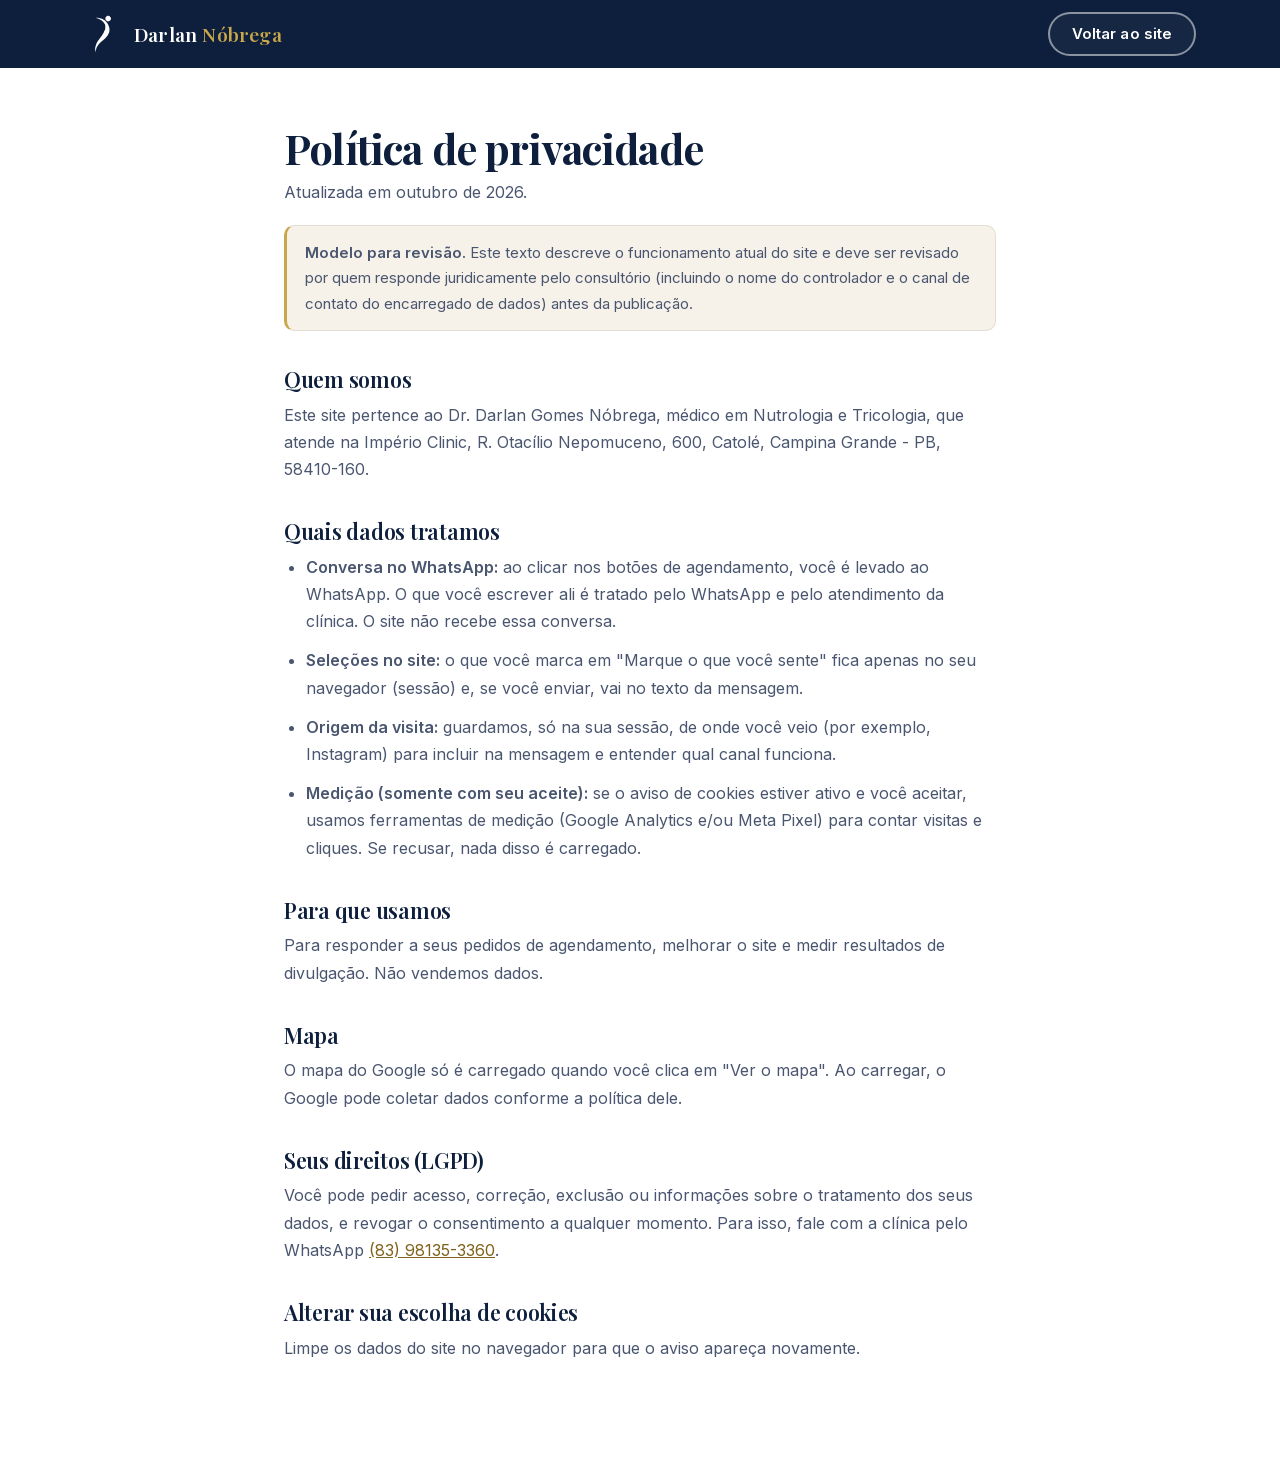
<file: privacidade.html>
<!DOCTYPE html>
<html lang="pt-BR">
<head>
  <meta charset="UTF-8" />
  <meta name="viewport" content="width=device-width, initial-scale=1.0" />
  <title>Política de privacidade | Dr. Darlan Nóbrega</title>
  <meta name="robots" content="noindex, follow" />
  <meta name="theme-color" content="#0D1F3C" />
  <meta name="color-scheme" content="light" />
  <link rel="icon" type="image/png" href="assets/favicon.png" />
  <link rel="stylesheet" href="assets/styles.css" />
</head>
<body>
  <div class="legal__bar"><div class="container">
    <a class="header__brand" href="index.html"><img src="assets/logo-branca.png" alt="" width="38" height="38" /><span>Darlan <b>Nóbrega</b></span></a>
    <a class="btn btn--ghost btn--sm" href="index.html">Voltar ao site</a>
  </div></div>
  <main class="legal">
    <h1>Política de privacidade</h1>
    <p>Atualizada em <span id="d">outubro de 2026</span>.</p>
    <p class="legal__note"><strong>Modelo para revisão.</strong> Este texto descreve o funcionamento atual do site e deve ser revisado por quem responde juridicamente pelo consultório (incluindo o nome do controlador e o canal de contato do encarregado de dados) antes da publicação.</p>

    <h2>Quem somos</h2>
    <p>Este site pertence ao Dr. Darlan Gomes Nóbrega, médico em Nutrologia e Tricologia, que atende na Império Clinic, R. Otacílio Nepomuceno, 600, Catolé, Campina Grande - PB, 58410-160.</p>

    <h2>Quais dados tratamos</h2>
    <ul>
      <li><strong>Conversa no WhatsApp:</strong> ao clicar nos botões de agendamento, você é levado ao WhatsApp. O que você escrever ali é tratado pelo WhatsApp e pelo atendimento da clínica. O site não recebe essa conversa.</li>
      <li><strong>Seleções no site:</strong> o que você marca em "Marque o que você sente" fica apenas no seu navegador (sessão) e, se você enviar, vai no texto da mensagem.</li>
      <li><strong>Origem da visita:</strong> guardamos, só na sua sessão, de onde você veio (por exemplo, Instagram) para incluir na mensagem e entender qual canal funciona.</li>
      <li><strong>Medição (somente com seu aceite):</strong> se o aviso de cookies estiver ativo e você aceitar, usamos ferramentas de medição (Google Analytics e/ou Meta Pixel) para contar visitas e cliques. Se recusar, nada disso é carregado.</li>
    </ul>

    <h2>Para que usamos</h2>
    <p>Para responder a seus pedidos de agendamento, melhorar o site e medir resultados de divulgação. Não vendemos dados.</p>

    <h2>Mapa</h2>
    <p>O mapa do Google só é carregado quando você clica em "Ver o mapa". Ao carregar, o Google pode coletar dados conforme a política dele.</p>

    <h2>Seus direitos (LGPD)</h2>
    <p>Você pode pedir acesso, correção, exclusão ou informações sobre o tratamento dos seus dados, e revogar o consentimento a qualquer momento. Para isso, fale com a clínica pelo WhatsApp <a href="https://wa.me/5583981353360">(83) 98135-3360</a>.</p>

    <h2>Alterar sua escolha de cookies</h2>
    <p>Limpe os dados do site no navegador para que o aviso apareça novamente.</p>
  </main>
</body>
</html>
</file>
<file: assets/styles.css>
@font-face{font-family:Inter;font-style:normal;font-weight:400 600;font-display:swap;src:url(fonts/inter-400.woff2) format("woff2");unicode-range:U+0000-00FF,U+0131,U+0152-0153,U+02BB-02BC,U+02C6,U+02DA,U+02DC,U+0304,U+0308,U+0329,U+2000-206F,U+20AC,U+2122,U+2191,U+2193,U+2212,U+2215,U+FEFF,U+FFFD}@font-face{font-family:Playfair Display;font-style:normal;font-weight:500 700;font-display:swap;src:url(fonts/playfair-display-500.woff2) format("woff2");unicode-range:U+0000-00FF,U+0131,U+0152-0153,U+02BB-02BC,U+02C6,U+02DA,U+02DC,U+0304,U+0308,U+0329,U+2000-206F,U+20AC,U+2122,U+2191,U+2193,U+2212,U+2215,U+FEFF,U+FFFD}@font-face{font-family:Playfair Display;font-style:italic;font-weight:500;font-display:swap;src:url(fonts/playfair-display-500-italic.woff2) format("woff2");unicode-range:U+0000-00FF,U+0131,U+0152-0153,U+02BB-02BC,U+02C6,U+02DA,U+02DC,U+0304,U+0308,U+0329,U+2000-206F,U+20AC,U+2122,U+2191,U+2193,U+2212,U+2215,U+FEFF,U+FFFD}@font-face{font-family:Playfair Fallback;src:local("Georgia");size-adjust:108%;ascent-override:92%;descent-override:24%;line-gap-override:0%}@font-face{font-family:Inter Fallback;src:local("Arial");size-adjust:107%;ascent-override:90%;descent-override:22%;line-gap-override:0%}*,*:before,*:after{box-sizing:border-box;margin:0;padding:0}html{scroll-behavior:smooth;scroll-padding-top:90px;color-scheme:light}img,video,svg{display:block;max-width:100%}picture{display:contents}button{font:inherit}:root{--navy: #0D1F3C;--navy2: #1A3A6B;--navy3: #07121F;--gold: #C9A84C;--gold2: #E8C96A;--gold-ink: #7F6119;--sky: #8DB8FF;--white: #FFFFFF;--ivory: #F6F1E9;--bg: #FFFFFF;--bg-alt: var(--ivory);--surface: #FFFFFF;--border: #E4DED2;--heading: var(--navy);--text: #1C2638;--muted: #4A5670;--accent-ink: var(--gold-ink);--accent-soft: rgba(201,168,76,.16);--marquee: rgba(13,31,60,.72);--focus: var(--navy2);--on-dark: rgba(255,255,255,.9);--on-dark-muted: rgba(255,255,255,.74);--ff-display: "Playfair Display", "Playfair Fallback", Georgia, serif;--ff-body: "Inter", "Inter Fallback", system-ui, sans-serif;--fs-2xs: .75rem;--fs-xs: .8125rem;--fs-sm: .9375rem;--fs-base: 1rem;--fs-md: 1.0625rem;--fs-lg: clamp(1.0625rem, 1.6vw, 1.1875rem);--fs-h3: clamp(1.15rem, 2vw, 1.3rem);--fs-h2: clamp(1.85rem, 3.8vw, 2.7rem);--fs-h1: clamp(2rem, 4vw, 3.05rem);--fs-quote: clamp(1.15rem, 2vw, 1.35rem);--radius: 14px;--sh-1: 0 1px 2px rgba(16,36,76,.05);--sh-2: 0 6px 18px rgba(16,36,76,.08);--sh-3: 0 18px 40px rgba(16,36,76,.14);--ease: cubic-bezier(.25,.8,.25,1);--noise: url("data:image/svg+xml,%3Csvg xmlns='http://www.w3.org/2000/svg' width='160' height='160'%3E%3Cfilter id='n'%3E%3CfeTurbulence type='fractalNoise' baseFrequency='.85' numOctaves='2' stitchTiles='stitch'/%3E%3CfeColorMatrix values='0 0 0 0 1 0 0 0 0 1 0 0 0 0 1 0 0 0 .09 0'/%3E%3C/filter%3E%3Crect width='100%25' height='100%25' filter='url(%23n)'/%3E%3C/svg%3E");--header-h: 72px;--announce-h: 38px}body{font-family:var(--ff-body);color:var(--text);background:var(--bg);-webkit-font-smoothing:antialiased;overflow-x:hidden;font-size:var(--fs-base);line-height:1.7}::selection{background:var(--sky);color:var(--navy3)}p{text-wrap:pretty}h1,h2,h3{font-family:var(--ff-display);line-height:1.14;font-weight:600;text-wrap:balance;letter-spacing:-.012em;color:var(--heading);font-variant-numeric:lining-nums}h1{font-size:var(--fs-h1);font-weight:700;letter-spacing:-.02em}h2{font-size:var(--fs-h2)}h3{font-size:var(--fs-h3)}em{font-style:italic}.grad{color:var(--gold)}.hero__title em{position:relative;display:inline-block}.nb{white-space:nowrap}.scribble{position:absolute;left:-2%;bottom:-.12em;width:104%;height:.3em;fill:none;stroke:var(--gold);stroke-width:3.2;stroke-linecap:round;stroke-dasharray:240;overflow:visible}.section:not(.section--dark) h2 em{color:var(--accent-ink)}.container{width:100%;max-width:1160px;margin:0 auto;padding:0 24px}.section{padding:96px 0}.section--alt{background:var(--bg-alt)}.section--dark{--heading: #fff;--text: var(--on-dark);--muted: var(--on-dark-muted);--accent-ink: var(--gold);--focus: var(--sky);background:var(--noise),var(--navy);color:var(--white);position:relative;overflow:hidden;isolation:isolate;border-radius:44px 44px 0 0;margin-top:-44px}.section.pre-dark{padding-bottom:140px}.section--dark:before{content:"";position:absolute;top:-160px;right:-160px;width:560px;height:560px;z-index:-1;background:radial-gradient(circle,rgba(201,168,76,.14) 0%,transparent 70%);pointer-events:none}#consulta{background:var(--noise),radial-gradient(ellipse 55% 60% at 100% 85%,rgba(201,168,76,.13),transparent 65%),radial-gradient(ellipse 60% 55% at 0% 0%,rgba(49,89,156,.45),transparent 70%),var(--navy)}#clinica{border-radius:0 72px 0 0;background:var(--noise),radial-gradient(ellipse 50% 70% at 0% 100%,rgba(201,168,76,.12),transparent 65%),radial-gradient(ellipse 60% 60% at 100% 0%,rgba(49,89,156,.4),transparent 70%),var(--navy)}#agendar{background:var(--noise),radial-gradient(ellipse 45% 55% at 50% 100%,rgba(201,168,76,.16),transparent 70%),radial-gradient(ellipse 55% 50% at 15% 10%,rgba(49,89,156,.45),transparent 70%),var(--navy)}#apresentacao{background:var(--noise),radial-gradient(ellipse 50% 60% at 50% 55%,rgba(49,89,156,.4),transparent 70%),var(--navy)}.eyebrow{display:inline-flex;align-items:center;gap:10px;font-size:var(--fs-2xs);font-weight:600;letter-spacing:.24em;text-transform:uppercase;color:var(--accent-ink);margin-bottom:18px}.sec-header{text-align:center;max-width:680px;margin:0 auto 56px}.sec-header .eyebrow{justify-content:center}.sec-header p{color:var(--muted);margin-top:18px;font-size:var(--fs-md)}.sr-only{position:absolute;width:1px;height:1px;overflow:hidden;clip:rect(0 0 0 0);white-space:nowrap}.icon{width:1.25em;height:1.25em;flex-shrink:0;fill:none;stroke:currentColor;stroke-width:1.75;stroke-linecap:round;stroke-linejoin:round}:focus-visible{outline:3px solid var(--focus);outline-offset:3px;border-radius:6px}.btn:focus-visible{border-radius:50px}.check-card input:focus-visible+.check-card__body{outline:3px solid var(--focus);outline-offset:3px}.compare__range:focus-visible~.compare__handle .compare__knob{outline:3px solid var(--focus);outline-offset:3px}.skip-link{position:absolute;left:16px;top:-60px;z-index:200;background:var(--gold);color:var(--navy);font-weight:600;padding:12px 18px;border-radius:8px;text-decoration:none;transition:top .2s}.skip-link:focus{top:12px}.progress{position:fixed;top:0;left:0;right:0;height:3px;z-index:150;pointer-events:none}.progress i{display:block;height:100%;width:100%;background:var(--gold);transform-origin:0 50%;transform:scaleX(0)}.btn{position:relative;overflow:hidden;isolation:isolate;display:inline-flex;align-items:center;justify-content:center;gap:10px;min-height:54px;padding:14px 30px;border-radius:50px;font-family:var(--ff-body);font-size:var(--fs-base);font-weight:600;line-height:1.2;letter-spacing:.005em;cursor:pointer;text-decoration:none;border:2px solid transparent;transition:transform .25s var(--ease),box-shadow .25s var(--ease),background .25s ease,color .25s ease,border-color .25s ease,padding .3s var(--ease),min-height .3s var(--ease)}.btn:active{transform:translateY(1px) scale(.97);box-shadow:none;transition-duration:.08s}.btn--lg{min-height:60px;padding:16px 38px;font-size:var(--fs-md)}.btn--sm{min-height:44px;padding:10px 22px;font-size:var(--fs-sm)}.btn--primary{background:var(--gold);color:var(--navy);box-shadow:0 1px #fff6 inset,0 6px 16px #785a1438}.btn--primary:hover{background:var(--gold2);transform:translateY(-2px);box-shadow:0 1px #fff6 inset,0 12px 24px #785a144d}.btn--ghost{background:#ffffff0a;color:var(--white);border-color:#ffffff80}.btn--ghost:hover{border-color:var(--gold);color:var(--gold2);transform:translateY(-2px)}.btn--outline{background:transparent;color:var(--heading);border-color:var(--heading)}.btn--outline:hover{background:var(--heading);color:var(--bg);transform:translateY(-2px)}.btn .icon-arrow{width:1.1em;height:1.1em;transition:transform .25s var(--ease)}.btn:hover .icon-arrow{transform:translate(4px)}.btn.is-loading{pointer-events:none}.btn.is-loading>*{opacity:0}.btn.is-loading:before{content:"";position:absolute;left:50%;top:50%;width:22px;height:22px;margin:-11px 0 0 -11px;border-radius:50%;border:2.5px solid currentColor;border-right-color:transparent;animation:spin .7s linear infinite}@keyframes spin{to{transform:rotate(360deg)}}.announce{position:fixed;top:0;left:0;right:0;height:var(--announce-h);z-index:101;background:linear-gradient(90deg,#07121f,#112a55 50%,#07121f);border-bottom:1px solid rgba(201,168,76,.28);transition:transform .3s var(--ease)}.announce a{height:100%;display:flex;align-items:center;justify-content:center;gap:9px;padding:0 16px;color:#ffffffeb;font-size:var(--fs-xs);text-decoration:none;white-space:nowrap}.announce a:hover b{text-decoration:underline}.announce .icon{color:var(--gold)}.announce b{color:var(--gold2);font-weight:600}.announce.is-hidden{transform:translateY(-100%)}.header{position:fixed;top:var(--announce-h);left:0;right:0;z-index:100;height:var(--header-h);border-bottom:1px solid transparent;transition:background .3s ease,border-color .3s ease,height .3s ease,top .3s ease}.header.is-scrolled{--header-h: 64px;height:64px;top:0;background:#0d1f3ceb;backdrop-filter:blur(14px);-webkit-backdrop-filter:blur(14px);border-bottom-color:#ffffff14}.header.is-scrolled .btn--sm{min-height:40px;padding:8px 18px}.header__inner{height:100%;display:flex;align-items:center;justify-content:space-between;gap:20px}.header__brand{display:flex;align-items:center;gap:12px;text-decoration:none;color:var(--white)}.header__brand img{width:38px;height:38px}.header__brand span{font-family:var(--ff-display);font-size:1.2rem;font-weight:600;letter-spacing:.01em}.header__brand span b{color:var(--gold);font-weight:600}.header__nav{display:flex;gap:6px}.header__nav a{color:#ffffffd9;text-decoration:none;font-size:var(--fs-sm);font-weight:500;padding:10px 14px;border-radius:50px;transition:color .2s,background .2s}.header__nav a:hover{color:var(--white);background:#ffffff14}.header__nav a.is-active,.header__nav a[aria-current]{color:var(--gold2);background:#c9a84c24}.hero{background:var(--noise),var(--navy);position:relative;overflow:hidden;isolation:isolate;padding:calc(var(--header-h) + var(--announce-h) + 40px) 0 0;border-radius:0 0 44px 44px}.hero:before{content:"";position:absolute;z-index:-1;inset:0;background:radial-gradient(ellipse 60% 70% at 78% 55%,rgba(201,168,76,.2) 0%,transparent 65%),radial-gradient(ellipse 55% 60% at 0% 100%,rgba(26,58,107,.75) 0%,transparent 70%)}.hero__inner{display:grid;grid-template-columns:1.05fr .95fr;gap:24px;align-items:end;min-height:720px}.hero__copy{align-self:center;padding-bottom:110px}.hero__badge{display:inline-flex;align-items:center;gap:8px;background:transparent;border:1px solid rgba(255,255,255,.22);border-radius:50px;padding:8px 16px;font-size:var(--fs-xs);font-weight:500;color:var(--gold2);letter-spacing:.04em;margin-bottom:26px}.hero__title{color:var(--white);margin-bottom:22px}.hero__title .w{display:inline-block}.hero__areas{display:flex;flex-wrap:wrap;gap:6px 0;margin:-10px 0 30px;font-size:var(--fs-2xs);font-weight:600;letter-spacing:.08em;text-transform:uppercase;color:var(--gold2)}.hero__areas span+span:before{content:"";display:inline-block;width:4px;height:4px;margin:0 9px 2px;background:var(--gold);transform:rotate(45deg)}.hero__sub{color:var(--on-dark-muted);font-size:var(--fs-lg);line-height:1.75;max-width:500px;margin-bottom:34px}.hero__cta-group{display:flex;flex-wrap:wrap;gap:14px}.hero__chips{list-style:none;display:flex;flex-wrap:nowrap;gap:10px 0;margin-top:32px}.hero__chips li{display:flex;align-items:center;gap:8px;color:var(--on-dark);font-size:var(--fs-xs);padding:0 14px;border-left:1px solid rgba(255,255,255,.2);white-space:nowrap}.hero__chips li:first-child{padding-left:0;border-left:0}.hero__chips .icon{color:var(--gold);width:18px;height:18px;stroke-width:2.5}.hero__stage{position:relative;align-self:end;display:flex;justify-content:center;align-items:flex-end;min-height:640px}.orb{position:absolute;left:50%;bottom:7%;transform:translate(-50%);translate:0 calc(var(--par, 0) * 12px);z-index:0;width:min(92%,470px);aspect-ratio:1;border-radius:50%;background:radial-gradient(circle at 32% 24%,#31599c,#1d4079 36%,#112a55);box-shadow:inset 0 0 0 1px #c9a84c52,0 50px 90px #0006,0 0 140px 30px #31599c59}.hero__stage:before{content:"";position:absolute;left:50%;bottom:3%;width:min(118%,600px);aspect-ratio:1;transform:translate(-50%);border-radius:50%;border:1px solid rgba(255,255,255,.07);pointer-events:none}.orb:before{content:"";position:absolute;inset:-18px;border-radius:50%;padding:1.5px;pointer-events:none;background:conic-gradient(from 200deg,#e8c96af2,#c9a84c00 38% 68%,#c9a84cb3);-webkit-mask:linear-gradient(#000 0 0) content-box,linear-gradient(#000 0 0);-webkit-mask-composite:xor;mask:linear-gradient(#000 0 0) content-box exclude,linear-gradient(#000 0 0)}.hero__doctor{position:relative;z-index:2;width:min(100%,540px);height:auto;filter:drop-shadow(0 24px 40px rgba(0,0,0,.35))}.trust{position:relative;z-index:5;margin-top:-64px}.trust__card{background:var(--surface);border-radius:16px;box-shadow:var(--sh-3);border:1px solid var(--border);display:grid;grid-template-columns:repeat(4,1fr);padding:8px}.trust__item{display:flex;align-items:center;gap:14px;padding:20px 22px;font-size:var(--fs-sm);font-weight:500;line-height:1.4;position:relative}.trust__item+.trust__item:before{content:"";position:absolute;left:0;top:22%;bottom:22%;width:1px;background:var(--border)}.tile{display:flex;align-items:center;justify-content:center;flex-shrink:0;background:transparent;color:var(--accent-ink);border:1px solid color-mix(in srgb,var(--accent-ink) 38%,transparent)}.trust__icon{width:46px;height:46px;border-radius:50%}.trust__icon .icon{width:24px;height:24px}.marquee{overflow:hidden;padding:30px 0 0;-webkit-mask-image:linear-gradient(90deg,transparent,#000 9%,#000 91%,transparent);mask-image:linear-gradient(90deg,transparent,#000 9%,#000 91%,transparent)}.marquee__track{display:flex;width:max-content;animation:marquee 48s linear infinite}.marquee:hover .marquee__track{animation-play-state:paused}.marquee ul{list-style:none;display:flex;flex-shrink:0}.marquee li{display:flex;align-items:center;white-space:nowrap;padding-left:22px;font-family:var(--ff-display);font-size:1.05rem;font-weight:500;color:var(--marquee)}.marquee li:after{content:"";width:6px;height:6px;margin-left:22px;background:var(--gold);transform:rotate(45deg);flex-shrink:0}@keyframes marquee{to{transform:translate(-50%)}}.section--identify{padding-top:72px}.check-grid{display:grid;grid-template-columns:repeat(4,1fr);gap:16px}.check-group{grid-column:1 / -1;font-size:var(--fs-2xs);font-weight:600;letter-spacing:.18em;text-transform:uppercase;color:var(--accent-ink);margin:8px 0 -4px;text-align:left}.check-group:first-child{margin-top:0}.check-card{position:relative;display:block;cursor:pointer}.check-card input{position:absolute;opacity:0;inset:0;width:100%;height:100%;cursor:pointer;margin:0}.check-card__body{height:100%;display:flex;flex-direction:column;gap:16px;background:var(--surface);border:1.5px solid var(--border);border-radius:var(--radius);padding:22px 20px;box-shadow:var(--sh-1);transition:border-color .25s ease,box-shadow .25s ease,transform .25s var(--ease),background .25s ease}.check-card:hover .check-card__body{border-color:var(--gold);transform:translateY(-4px);box-shadow:var(--sh-2)}.check-card__top{display:flex;justify-content:space-between;align-items:center}.check-card__icon{width:48px;height:48px;border-radius:50%;background:transparent;border:1px solid color-mix(in srgb,var(--accent-ink) 38%,transparent);color:var(--accent-ink);display:flex;align-items:center;justify-content:center;transition:background .25s,color .25s}.check-card__tick{width:28px;height:28px;border-radius:50%;border:1.5px solid var(--border);color:transparent;display:flex;align-items:center;justify-content:center;transition:all .25s ease}.check-card__tick .icon{width:15px;height:15px;stroke-width:3}.check-card__text{font-size:var(--fs-sm);line-height:1.55;font-weight:500}.check-card input:checked+.check-card__body{border-color:var(--gold);background:var(--navy);color:var(--white);box-shadow:var(--sh-3);transform:translateY(-4px)}.check-card input:checked+.check-card__body .check-card__icon{background:#c9a84c38;color:var(--gold2)}.check-card input:checked+.check-card__body .check-card__tick{background:var(--gold);border-color:var(--gold);color:var(--navy);animation:pop .35s var(--ease)}@keyframes pop{0%{transform:scale(.5)}60%{transform:scale(1.18)}to{transform:scale(1)}}.check-action{margin-top:40px;display:flex;flex-direction:column;align-items:center;gap:14px;text-align:center}.check-action__count{font-size:var(--fs-sm);color:var(--muted);min-height:1.5em}.dor__callout{margin:56px auto 0;max-width:800px;padding:30px 36px 30px 40px;border-radius:var(--radius);background:var(--surface);border:1px solid var(--border);border-left:4px solid var(--gold);box-shadow:var(--sh-1);color:var(--text);line-height:1.8;font-size:var(--fs-md)}.dor__callout strong{color:var(--accent-ink);font-weight:600}.section.section--approach{padding-bottom:0}.approach{display:grid;grid-template-columns:1.15fr .85fr;gap:56px;align-items:end}.approach__copy{padding-bottom:96px}.approach__copy h2{margin-bottom:18px}.approach__lead{color:var(--on-dark-muted);margin-bottom:36px;max-width:54ch;font-size:var(--fs-md)}.pillars{list-style:none;display:grid;gap:12px;margin-bottom:36px}.pillar{display:grid;grid-template-columns:64px 1fr;gap:18px;padding:22px 24px;border-radius:14px;background:#ffffff0a;border:1px solid rgba(255,255,255,.12);transition:border-color .3s ease,background .3s ease,transform .3s var(--ease)}.pillar:hover{border-color:#c9a84c8c;background:#ffffff14;transform:translate(4px)}.pillar__num{font-family:var(--ff-display);font-variant-numeric:lining-nums;font-size:2.2rem;font-weight:500;line-height:1;color:var(--gold)}.pillar h3{margin-bottom:6px;font-family:var(--ff-body);font-weight:600;font-size:1.08rem;letter-spacing:0}.pillar p{color:var(--on-dark-muted);font-size:var(--fs-sm)}.approach__note{color:var(--on-dark-muted);font-size:var(--fs-sm);margin-bottom:26px;max-width:54ch}.approach__stage{position:relative;align-self:end;display:flex;justify-content:center;align-items:flex-end;min-height:560px}.approach__doctor{position:relative;z-index:2;width:min(100%,470px);height:auto;filter:drop-shadow(0 20px 36px rgba(0,0,0,.35))}.areas{display:grid;grid-template-columns:repeat(12,1fr);gap:20px}.area-card{position:relative;background:var(--surface);border:1px solid var(--border);border-radius:18px;padding:34px 32px 24px;box-shadow:var(--sh-1);display:flex;flex-direction:column;transition:transform .35s var(--ease),box-shadow .35s var(--ease),border-color .35s ease}.area-card:hover{transform:translateY(-3px);box-shadow:var(--sh-2);border-color:#c9a84c99}.area-card:nth-child(1){grid-column:span 7}.area-card:nth-child(2){grid-column:span 5}.area-card:nth-child(3){grid-column:span 5}.area-card:nth-child(4){grid-column:span 7}.area-card__head{display:flex;align-items:center;gap:16px;margin-bottom:18px}.area-card__icon{width:54px;height:54px;border-radius:50%}.area-card__icon .icon{width:28px;height:28px}.area-card__kicker{display:block;font-size:var(--fs-2xs);letter-spacing:.16em;text-transform:uppercase;color:var(--accent-ink);font-weight:600;margin-bottom:2px}.area-card__lead{color:var(--muted);font-size:var(--fs-sm);margin-bottom:18px;max-width:52ch}.area-card ul{list-style:none;display:grid;gap:12px}.area-card li{display:flex;gap:12px;align-items:flex-start;font-size:var(--fs-sm);line-height:1.5}.area-card li .icon{width:22px;height:22px;padding:4px;margin-top:1px;border-radius:50%;background:var(--accent-soft);color:var(--accent-ink);stroke-width:3}.area-card__link{margin-top:auto;padding-top:18px;display:flex;justify-content:space-between;align-items:center;gap:12px;color:var(--heading);font-weight:600;font-size:var(--fs-sm);text-decoration:none;border-top:1px solid var(--border)}.area-card ul+.area-card__link{margin-top:auto}.area-card ul{margin-bottom:26px}.area-card:nth-child(4):not(.area-card--featured){border-top:3px solid var(--gold)}.area-card__link .go{width:36px;height:36px;border-radius:50%;background:var(--gold);color:var(--navy);display:flex;align-items:center;justify-content:center;transition:transform .3s var(--ease)}.area-card__link .go .icon{width:16px;height:16px;stroke-width:2.5}.area-card__link:hover .go{transform:translate(5px)}.area-card--featured{--heading: #fff;--text: var(--on-dark);--muted: var(--on-dark-muted);--accent-ink: var(--gold2);background:linear-gradient(150deg,var(--navy) 0%,var(--navy2) 100%);border-color:transparent;color:var(--white)}.area-card--featured .area-card__icon{border-color:#e8c96a80;color:var(--gold2)}.area-card--featured li .icon{background:#c9a84c38}.area-card--featured .area-card__link{border-top-color:#ffffff29}.sobre{display:grid;grid-template-columns:420px 1fr;gap:80px;align-items:center}.sobre__photo{position:relative}.sobre__stage{position:relative;aspect-ratio:4/5.3;display:flex;align-items:flex-end;justify-content:center}.sobre__card{position:absolute;left:0;right:0;bottom:0;height:80%;border-radius:22px;overflow:hidden;background:var(--noise),radial-gradient(ellipse at 50% 12%,#2b538f,#17366a 45%,#0d1f3c);box-shadow:var(--sh-3),inset 0 0 0 1px #c9a84c4d}.sobre__card:before{content:"";position:absolute;inset:14px;border-radius:22px;border:1px solid rgba(201,168,76,.22)}.sobre__card:after{content:"";position:absolute;right:-60px;top:-60px;width:220px;height:220px;border-radius:50%;background:radial-gradient(circle,rgba(201,168,76,.28),transparent 70%)}.sobre__doctor{position:relative;z-index:2;width:100%;height:auto;clip-path:inset(0 round 0 0 22px 22px)}.sobre__badge{position:absolute;left:-22px;bottom:36px;z-index:3;background:var(--surface);border:1px solid var(--border);border-radius:16px;padding:14px 18px;box-shadow:var(--sh-3);display:flex;align-items:center;gap:12px;font-size:var(--fs-xs);line-height:1.35;color:var(--muted)}.sobre__badge .icon{color:var(--accent-ink);width:26px;height:26px}.sobre__badge strong{display:block;color:var(--heading);font-size:var(--fs-sm)}.sobre__name{font-size:clamp(1.9rem,3.4vw,2.5rem);line-height:1.15}.sobre__spec{font-size:var(--fs-xs);color:var(--accent-ink);font-weight:600;letter-spacing:.12em;margin:8px 0 22px}.sobre p{color:var(--muted);margin-bottom:16px;max-width:60ch}.sobre__quote{margin:28px 0;padding:4px 0 4px 22px;border-left:2px solid var(--gold);font-family:var(--ff-display);font-size:var(--fs-quote);line-height:1.5;color:var(--heading)}.principles{list-style:none;display:grid;grid-template-columns:repeat(3,1fr);gap:14px;margin-top:30px}.principles li{background:none;border:0;border-top:1px solid var(--border);border-radius:0;padding-inline:2px;padding:20px 18px 18px;font-size:var(--fs-sm);line-height:1.45;color:var(--muted)}.principles strong{display:block;color:var(--heading);font-size:var(--fs-sm);margin-bottom:4px}.principles .tile{width:40px;height:40px;border-radius:50%;margin-bottom:14px}.principles .tile .icon{width:22px;height:22px}.tags{display:flex;flex-wrap:wrap;gap:10px;margin-top:26px;list-style:none}.tags li{padding:9px 18px;border-radius:50px;border:1px solid var(--border);background:var(--surface);font-size:var(--fs-xs);color:var(--text);font-weight:500}.section--dark.expand{--p: 1;padding:0;overflow:clip}.expand__pin{padding:96px 0}.expand--live{height:250vh}.expand--live .expand__pin{position:sticky;top:0;height:100vh;padding:0;display:flex;align-items:center}@supports (height: 100svh){.expand--live .expand__pin{height:100svh}.expand__card{--ch: min(72svh, 600px)}}.expand__stage{display:grid;grid-template-columns:1fr auto 1fr;gap:64px;align-items:center}.expand__card{--ch: min(72vh, 600px);position:relative;height:var(--ch);aspect-ratio:9/16;margin:0;overflow:hidden;background:#000;border-radius:calc(44px - 24px * var(--p));border:1px solid rgba(201,168,76,.4);box-shadow:0 40px 90px #00000080,0 0 0 calc(10px * var(--p)) #c9a84c14;transform:scale(calc(.6 + .4 * var(--p)))}.expand__card img,.expand__card video{position:absolute;inset:0;width:100%;height:100%;object-fit:cover}.expand__card img{transform:scale(1.16);transform-origin:50% 14%}.expand__card video{opacity:0;pointer-events:none;background:#000}.expand__card.is-playing video{opacity:1;pointer-events:auto;z-index:3}.expand__card.is-playing img,.expand__card.is-playing .expand__play,.expand__card.is-playing .expand__dur{opacity:0;pointer-events:none}.expand__card:after{content:"";position:absolute;inset:0;background:linear-gradient(180deg,#07121f14,#07121f00 40%,#07121fc7 82%);pointer-events:none;transition:opacity .3s}.expand__card.is-playing:after{opacity:0}.expand__play{position:absolute;inset:0;z-index:2;display:flex;align-items:center;justify-content:center;background:none;border:0;cursor:pointer}.expand__play span{width:84px;height:84px;border-radius:50%;background:var(--gold);color:var(--navy);display:flex;align-items:center;justify-content:center;box-shadow:0 14px 40px #00000073;transition:transform .3s var(--ease)}.expand__play:hover span{transform:scale(1.08)}.expand__play .icon{width:30px;height:30px;fill:currentColor;margin-left:4px}.expand__dur{position:absolute;z-index:2;left:16px;bottom:16px;background:#0d1f3ce0;border-radius:50px;padding:5px 13px;font-size:var(--fs-xs);font-weight:600;color:var(--white);pointer-events:none}.expand__text{opacity:clamp(0,calc((var(--p) - .4) * 2.4),1)}.expand__text--l{text-align:right;transform:translate(calc((1 - var(--p)) * 48px))}.expand__text--l .eyebrow{justify-content:flex-end}.expand__text--l h2{margin-bottom:16px}.expand__text--l p{color:var(--on-dark-muted);margin-left:auto;max-width:34ch}.expand__text--r{transform:translate(calc((var(--p) - 1) * 48px))}.expand__facts{display:grid;gap:22px;margin-bottom:30px}.expand__facts div{padding-left:18px;border-left:2px solid rgba(201,168,76,.55)}.expand__facts dt{font-size:var(--fs-2xs);letter-spacing:.16em;text-transform:uppercase;color:var(--gold2);font-weight:600;margin-bottom:4px}.expand__facts dd{color:var(--on-dark);line-height:1.55}.timeline{position:relative;list-style:none;max-width:940px;margin:0 auto}.timeline:before,.timeline:after{content:"";position:absolute;left:50%;top:26px;bottom:26px;width:3px;margin-left:-1.5px;border-radius:3px}.timeline:before{background:var(--border)}.timeline:after{background:var(--gold);transform-origin:top;transform:scaleY(var(--tp, 0))}.tl-item{position:relative;display:grid;grid-template-columns:1fr 1fr;column-gap:72px;padding-bottom:28px}.tl-item:last-child{padding-bottom:0}.tl-item:nth-child(odd) .tl-card{grid-column:1}.tl-item:nth-child(2n) .tl-card{grid-column:2}.tl-node{position:absolute;left:50%;top:0;z-index:2;width:54px;height:54px;margin-left:-27px;border-radius:17px;display:flex;align-items:center;justify-content:center;font-family:var(--ff-display);font-variant-numeric:lining-nums;font-size:1.4rem;font-weight:600;background:var(--surface);color:var(--heading);border:2px solid var(--border);box-shadow:0 0 0 6px var(--bg-alt);transition:background .4s ease,color .4s ease,border-color .4s ease,transform .4s var(--ease)}.tl-item.is-on .tl-node{background:var(--navy);color:var(--gold2);border-color:var(--gold);transform:scale(1.06)}.tl-card{position:relative;z-index:1;background:var(--surface);border:1px solid var(--border);border-radius:16px;padding:26px 26px 24px;box-shadow:var(--sh-1);transition:transform .3s var(--ease),box-shadow .3s var(--ease),border-color .3s ease}.tl-card:hover{transform:translateY(-3px);box-shadow:var(--sh-2);border-color:#c9a84c99}.tl-item{counter-increment:tl}.tl-card{overflow:hidden}.tl-card:after{content:counter(tl,decimal-leading-zero);position:absolute;right:14px;bottom:-8px;font-family:var(--ff-display);font-variant-numeric:lining-nums;font-size:4rem;font-weight:600;line-height:1;color:#0d1f3c0d;pointer-events:none}.timeline{counter-reset:tl}.tl-card h3{margin-bottom:8px;font-family:var(--ff-body);font-weight:600;font-size:1.1rem;letter-spacing:0}.tl-card p{padding-right:44px;color:var(--muted);font-size:var(--fs-sm);line-height:1.65}.section__cta{text-align:center;margin-top:56px}.case__hint{text-align:center;font-size:var(--fs-sm);color:var(--muted);margin-bottom:20px;display:flex;justify-content:center;gap:8px;align-items:center}.case__hint .icon{width:18px;height:18px;color:var(--accent-ink)}.cases{display:grid;grid-template-columns:repeat(2,1fr);gap:28px;max-width:960px;margin:0 auto}.case{background:var(--surface);border-radius:18px;overflow:hidden;box-shadow:var(--sh-2);border:1px solid var(--border);transition:transform .35s var(--ease),border-color .35s ease}.case:hover{transform:translateY(-4px);border-color:#c9a84c99}.compare{position:relative;aspect-ratio:4/5;overflow:hidden;--pos: 50%;user-select:none;-webkit-user-select:none}.compare__img{position:absolute;inset:0;width:100%;height:100%;object-fit:cover;object-position:50% 30%;pointer-events:none}.compare__img--before{clip-path:inset(0 calc(100% - var(--pos)) 0 0)}.compare__tag{position:absolute;top:14px;z-index:2;background:#0d1f3ce6;color:var(--white);font-size:var(--fs-2xs);font-weight:600;letter-spacing:.08em;text-transform:uppercase;padding:5px 12px;border-radius:50px}.compare__tag--l{left:14px}.compare__tag--r{right:14px;background:var(--gold);color:var(--navy)}.compare__handle{position:absolute;top:0;bottom:0;left:var(--pos);width:2px;background:var(--white);z-index:3;transform:translate(-1px);pointer-events:none;box-shadow:0 0 12px #0006}.compare__knob{position:absolute;top:50%;left:50%;width:46px;height:46px;transform:translate(-50%,-50%);background:var(--white);border-radius:50%;display:flex;align-items:center;justify-content:center;color:var(--navy);box-shadow:0 6px 18px #00000059}.compare__knob .icon{width:22px;height:22px;stroke-width:2.25}.compare__range{position:absolute;inset:0;width:100%;height:100%;margin:0;opacity:0;cursor:ew-resize;z-index:4;touch-action:pan-y;-webkit-appearance:none;appearance:none}.case__body{padding:24px 26px 28px}.case__name{font-size:var(--fs-base);font-weight:600;color:var(--heading);letter-spacing:.06em;text-transform:uppercase}.case__context{display:inline-block;font-size:var(--fs-xs);color:var(--accent-ink);font-weight:600;background:var(--accent-soft);border-radius:50px;padding:3px 12px;margin:8px 0 14px}.case__disc{margin-top:14px;font-size:var(--fs-2xs);letter-spacing:.06em;color:var(--muted)}.case__quote{font-family:var(--ff-display);font-size:var(--fs-quote);line-height:1.5;color:var(--heading);font-style:italic}.note{max-width:740px;margin:44px auto 0;text-align:center;font-size:var(--fs-xs);color:var(--muted);padding:16px 22px;background:var(--surface);border:1px solid var(--border);border-radius:12px;border-left:3px solid var(--gold)}.clinica{display:grid;grid-template-columns:1fr 1.15fr;gap:56px;align-items:center}.clinica__title{margin-bottom:18px}.clinica__text{color:var(--on-dark-muted);margin-bottom:26px;font-size:var(--fs-md)}.clinica__address{font-style:normal;display:flex;gap:14px;align-items:flex-start;padding:18px 20px;border:1px solid rgba(201,168,76,.35);border-radius:16px;background:#ffffff0d;margin-bottom:26px;line-height:1.55;color:var(--on-dark)}.clinica__address .icon{color:var(--gold);width:24px;height:24px;margin-top:2px}.clinica__address strong{display:block;color:var(--white)}.clinica__actions{display:flex;flex-wrap:wrap;gap:12px}.clinica__media{display:grid;grid-template-columns:.8fr 1.2fr;gap:14px;align-items:stretch}.clinica__shot{position:relative;border-radius:20px;overflow:hidden;border:1px solid rgba(201,168,76,.3);min-height:340px}.clinica__shot img{width:100%;height:100%;object-fit:cover;filter:brightness(.86) saturate(.95)}.clinica__shot figcaption{position:absolute;left:12px;bottom:12px;background:#0d1f3ce6;border-radius:50px;padding:6px 14px;font-size:var(--fs-xs);color:var(--white)}.clinica__map{border-radius:20px;overflow:hidden;border:1px solid rgba(201,168,76,.3);min-height:340px;background:var(--navy2)}.clinica__map iframe{width:100%;height:100%;min-height:340px;border:0;filter:grayscale(.25) contrast(1.05)}.faq{display:grid;grid-template-columns:340px 1fr;gap:72px;align-items:start}.faq__side{position:sticky;top:100px}.faq__side h2{margin-bottom:16px}.faq__side p{color:var(--muted);margin-bottom:26px}.faq__help{background:var(--bg-alt);border:1px solid var(--border);border-radius:14px;padding:24px}.faq__help strong{display:block;font-family:var(--ff-display);font-size:1.15rem;color:var(--heading);margin-bottom:6px}.faq__help p{font-size:var(--fs-sm);margin-bottom:18px}.faq__help .btn{width:100%}.faq-item{border-bottom:1px solid var(--border)}.faq-item:first-child{border-top:1px solid var(--border)}.faq-item h3{font-family:var(--ff-body);font-size:inherit;letter-spacing:0}.faq-q{width:100%;background:none;border:0;min-height:66px;padding:18px 0;display:flex;justify-content:space-between;align-items:center;gap:16px;cursor:pointer;text-align:left;font-family:var(--ff-body);font-size:var(--fs-md);font-weight:600;color:var(--text);transition:color .2s}.faq-q:hover{color:var(--accent-ink)}.faq-arrow{width:34px;height:34px;border-radius:50%;background:var(--accent-soft);color:var(--accent-ink);display:flex;align-items:center;justify-content:center;flex-shrink:0;transition:transform .3s var(--ease),background .2s}.faq-arrow .icon{width:16px;height:16px;stroke-width:2.5}.faq-q[aria-expanded=true] .faq-arrow{transform:rotate(180deg);background:var(--gold);color:var(--navy)}.faq-a{display:grid;grid-template-rows:0fr;transition:grid-template-rows .3s ease}.faq-a>div{overflow:hidden;min-height:0;visibility:hidden;transition:visibility 0s .3s}.faq-item.is-open .faq-a>div{visibility:visible;transition-delay:0s}.faq-item.is-open .faq-a{grid-template-rows:1fr}.faq-item{transition:box-shadow .3s ease,padding .3s var(--ease)}.faq-item.is-open .faq-q{color:var(--accent-ink)}@media(min-width:681px){.faq-item.is-open{box-shadow:inset 3px 0 0 var(--gold);padding-left:18px}}.faq-a p{padding:0 0 22px;color:var(--muted);max-width:64ch}.cta-final{padding:120px 0;text-align:center}.cta-final__inner{max-width:860px;margin:0 auto}.cta-final .eyebrow{justify-content:center}.cta-final__seal{width:52px;height:52px;margin:0 auto 18px;opacity:.9}.cta-final h2{margin-bottom:22px;font-size:clamp(2rem,4.4vw,3.2rem)}.cta-final p{color:var(--on-dark-muted);font-size:var(--fs-lg);margin:0 auto 36px;max-width:58ch}.cta-final__btns{display:flex;justify-content:center;flex-wrap:wrap;gap:14px}.cta-final__meta{margin-top:30px;display:flex;flex-wrap:wrap;justify-content:center;gap:10px 26px;color:var(--on-dark-muted);font-size:var(--fs-sm);list-style:none}.cta-final__meta li{display:flex;align-items:center;gap:8px}.cta-final__meta .icon{color:var(--gold);width:18px;height:18px}.cta-card{background:#ffffff0a;border:1px solid rgba(201,168,76,.35);border-radius:22px;padding:68px 48px}.hl{color:inherit;background:linear-gradient(transparent 52%,#c9a84c6b 52%) no-repeat 0 0 / 100% 100%;padding:0 .1em;transition:background-size 1s var(--ease) .5s}.js .reveal:not(.visible) .hl{background-size:0% 100%}.hero__for{color:var(--on-dark-muted);font-size:var(--fs-lg);margin:-14px 0 32px;display:flex;flex-wrap:wrap;gap:0 .4em}.rotate{display:inline-grid;color:var(--gold2);font-weight:600}.rotate span{grid-area:1 / 1}.rotate.is-live span{opacity:0;transform:translateY(.6em);transition:opacity .5s ease,transform .5s var(--ease)}.rotate.is-live span.is-on{opacity:1;transform:none}.rotate:not(.is-live) span:not(:first-child){visibility:hidden}.term{font:inherit;color:inherit;background:none;border:0;padding:0;cursor:help;text-align:inherit;border-bottom:1.5px dotted currentColor}.term:hover{color:var(--accent-ink)}.tip{position:fixed;z-index:400;max-width:260px;padding:11px 14px;border-radius:10px;background:var(--navy3);color:#fff;border:1px solid rgba(201,168,76,.45);box-shadow:0 12px 30px #00000059;font-size:var(--fs-xs);line-height:1.5;font-weight:400;text-align:left;pointer-events:none;opacity:0;transform:translateY(4px);transition:opacity .18s,transform .18s}.tip.is-on{opacity:1;transform:none}.map-facade{width:100%;height:100%;min-height:340px;border:0;cursor:pointer;display:flex;flex-direction:column;align-items:center;justify-content:center;gap:8px;color:var(--white);text-align:center;padding:20px;background:radial-gradient(ellipse at 50% 40%,rgba(49,89,156,.55),transparent 70%),repeating-linear-gradient(0deg,rgba(255,255,255,.04) 0 1px,transparent 1px 38px),repeating-linear-gradient(90deg,rgba(255,255,255,.04) 0 1px,transparent 1px 38px),var(--navy2);transition:background-color .3s}.map-facade:hover{background-color:#21457e}.map-facade .icon{width:40px;height:40px;color:var(--gold)}.map-facade strong{font-size:var(--fs-md)}.map-facade small{color:var(--on-dark-muted);font-size:var(--fs-xs)}.consent{position:fixed;left:16px;right:16px;bottom:16px;z-index:250;max-width:520px;background:var(--navy3);color:var(--on-dark);border:1px solid rgba(201,168,76,.4);border-radius:14px;padding:18px 20px;box-shadow:0 18px 44px #0006;font-size:var(--fs-xs);line-height:1.55}.consent p{margin-bottom:14px;text-align:left}.consent a{color:var(--gold2)}.consent__actions{display:flex;gap:10px;flex-wrap:wrap}.consent .btn{min-height:42px;padding:8px 20px;font-size:var(--fs-xs)}.legal{max-width:760px;margin:0 auto;padding:56px 24px 96px}.legal__bar{background:var(--navy)}.legal__bar .container{display:flex;align-items:center;justify-content:space-between;height:68px}.legal h1{font-size:clamp(1.9rem,4vw,2.6rem);margin-bottom:8px}.legal h2{font-size:1.35rem;margin:36px 0 10px}.legal p,.legal li{color:var(--muted);margin-bottom:12px}.legal ul{padding-left:22px}.legal a{color:var(--accent-ink)}.legal__note{background:var(--bg-alt);border:1px solid var(--border);border-left:3px solid var(--gold);border-radius:10px;padding:14px 18px;font-size:var(--fs-sm);margin:18px 0 8px}@media print{.announce,.header,.progress,.sticky-cta,.fab,.marquee,.cursor-tag,.tip,.consent,.hero__stage,.expand,.clinica__map,.check-action,.btn,.faq__help{display:none!important}body{background:#fff;color:#000}.section,.section--dark,.hero{background:#fff!important;color:#000!important;padding:18px 0!important;margin:0!important;border-radius:0!important}.section--dark h2,.section--dark h3,.hero__title,.section--dark p,.hero__sub,.clinica__text{color:#000!important}.js .reveal,.js img[loading=lazy]{opacity:1!important;transform:none!important;filter:none!important}.faq-a{grid-template-rows:1fr!important}.faq-a>div{visibility:visible!important}a[href^=http]:after{content:" (" attr(href) ")";font-size:.75em}}footer{background:var(--navy3);color:var(--on-dark-muted);font-size:var(--fs-sm);padding:60px 0 40px;border-top:2px solid var(--gold)}.footer__grid{display:grid;grid-template-columns:1.2fr 1fr 1fr;gap:40px}.footer__brand{display:flex;align-items:center;gap:14px;margin-bottom:14px}.footer__brand img{width:46px;height:46px}.footer__brand strong{display:block;color:var(--white);font-family:var(--ff-display);font-size:1.15rem;font-weight:600}.footer__brand span{font-size:var(--fs-xs);color:var(--gold2)}footer h3{font-family:var(--ff-body);font-size:var(--fs-xs);letter-spacing:.14em;text-transform:uppercase;color:var(--gold2);margin-bottom:14px;font-weight:600}footer address{font-style:normal;line-height:1.7}.footer__links{list-style:none;display:grid;gap:4px}.footer__links a{color:#ffffffdb;text-decoration:none;display:inline-flex;align-items:center;gap:10px;min-height:44px;transition:color .2s}.footer__links a:hover{color:var(--gold2)}.footer__links .icon{width:18px;height:18px;color:var(--gold)}.footer__legal{margin-top:40px;padding-top:26px;border-top:1px solid rgba(255,255,255,.12);font-size:var(--fs-xs);line-height:1.7;color:#ffffffad}.footer__legal p+p{margin-top:8px}.footer__legal a,.consent a{color:var(--sky)}.sticky-cta{position:fixed;left:0;right:0;bottom:0;z-index:90;padding:10px 16px calc(10px + env(safe-area-inset-bottom));background:#0d1f3cf2;backdrop-filter:blur(12px);-webkit-backdrop-filter:blur(12px);border-top:1px solid rgba(255,255,255,.1);transform:translateY(110%);transition:transform .3s var(--ease);display:none}.sticky-cta.is-visible{transform:none}.sticky-cta .btn{width:100%}.fab{position:fixed;right:28px;bottom:28px;z-index:90;display:inline-flex;align-items:center;height:60px;min-width:60px;padding:0 18px;border-radius:50px;text-decoration:none;color:var(--navy);font-weight:600;font-size:var(--fs-sm);background:var(--gold);box-shadow:0 12px 28px #07121f59;opacity:0;transform:translateY(20px);pointer-events:none;transition:opacity .3s,transform .3s var(--ease),box-shadow .25s}.fab.is-visible{opacity:1;transform:none;pointer-events:auto}.fab .icon{width:26px;height:26px}.fab span{max-width:0;overflow:hidden;white-space:nowrap;transition:max-width .35s var(--ease),margin .35s var(--ease)}.fab:hover span,.fab:focus-visible span{max-width:190px;margin-left:10px}.fab:hover{background:var(--gold2)}.cursor-tag{position:fixed;left:0;top:0;z-index:300;pointer-events:none;padding:7px 14px;border-radius:50px;background:var(--navy);color:var(--gold2);font-size:var(--fs-xs);font-weight:600;letter-spacing:.04em;border:1px solid rgba(201,168,76,.5);box-shadow:0 8px 22px #00000059;opacity:0;transform:translate(-50%,-50%) scale(.8);transition:opacity .2s,scale .2s;white-space:nowrap}.cursor-tag.is-on{opacity:1;transform:translate(-50%,-50%) scale(1)}.js img[loading=lazy]{opacity:0;transition:opacity .6s ease}.js img[loading=lazy].is-loaded{opacity:1}.skeleton{background:linear-gradient(100deg,var(--bg-alt) 30%,var(--surface) 50%,var(--bg-alt) 70%);background-size:220% 100%;animation:shimmer 1.6s linear infinite}@keyframes shimmer{to{background-position:-220% 0}}#areas,#sobre,#depoimentos,#clinica,#faq,footer{content-visibility:auto}#areas{contain-intrinsic-size:auto 1100px}#sobre{contain-intrinsic-size:auto 820px}#depoimentos{contain-intrinsic-size:auto 1200px}#clinica{contain-intrinsic-size:auto 720px}#faq{contain-intrinsic-size:auto 900px}footer{contain-intrinsic-size:auto 380px}@media(max-width:1100px){.hero__chips{flex-wrap:wrap;gap:10px 22px}.hero__chips li{padding:0;border-left:0}.trust__card{grid-template-columns:repeat(2,1fr)}.trust__item:nth-child(3):before{display:none}.check-grid{grid-template-columns:repeat(2,1fr)}.sobre{grid-template-columns:360px 1fr;gap:56px}.faq{grid-template-columns:280px 1fr;gap:48px}}@media(max-width:960px){.header__nav{display:none}.hero{padding-top:calc(var(--header-h) + var(--announce-h) + 24px)}.hero__inner{grid-template-columns:1fr;gap:0;min-height:0}.hero__copy{text-align:center;padding-bottom:36px}.hero__sub{margin-inline:auto}.hero__areas,.hero__cta-group,.hero__chips{justify-content:center}.hero__stage{min-height:520px}.hero__doctor{width:min(92%,440px)}.approach{grid-template-columns:1fr;gap:0}.approach__copy{padding-bottom:40px}.approach__stage{min-height:440px}.approach__doctor{width:min(86%,380px)}.areas{grid-template-columns:1fr}.area-card:nth-child(n){grid-column:auto}.sobre{grid-template-columns:1fr;gap:60px}.sobre__photo{max-width:380px;margin-inline:auto}.sobre__badge{left:-6px}.clinica{grid-template-columns:1fr}.faq{grid-template-columns:1fr;gap:36px}.faq__side{position:static}.faq__help{display:none}.footer__grid{grid-template-columns:1fr 1fr}.expand__stage{grid-template-columns:1fr;gap:28px;justify-items:center;text-align:center}.expand__text--l{text-align:center;transform:none}.expand__text--l .eyebrow{justify-content:center}.expand__text--l p{margin-inline:auto}.expand__text--r{display:none}.expand__card{--ch: min(58svh, 500px)}.expand--live{height:220vh}.expand--live .expand__stage{gap:20px}.expand__text--l h2{font-size:clamp(1.5rem,6vw,2rem)}.expand--live .expand__text--l p{display:none}}@media(max-width:680px){.section{padding:68px 0}.section.pre-dark{padding-bottom:100px}.section--dark{border-radius:28px 28px 0 0;margin-top:-28px}.hero{border-radius:0 0 28px 28px}.section--identify{padding-top:56px}.container{padding:0 20px}.sec-header{margin-bottom:40px}h1,h2,h3{text-align:center}h1{line-height:1.12}.section p{text-align:center}.eyebrow,.header__inner{justify-content:center}.header .btn{display:none}.hero__badge{font-size:var(--fs-2xs);padding:8px 12px;letter-spacing:0}.hero__cta-group .btn{width:100%}.hero__stage{min-height:460px}.hero__areas{justify-content:center;margin-bottom:26px}.hero__areas{gap:6px 16px}.hero__areas span+span:before{display:none}.trust{margin-top:-36px}.trust__card{grid-template-columns:1fr;padding:4px}.trust__item{flex-direction:column;text-align:center;gap:10px;padding:18px 16px}.trust__item+.trust__item:before{inset:0 16px auto;width:auto;height:1px}.trust__item:nth-child(3):before{display:block}.marquee li{font-size:.95rem}.check-grid{grid-template-columns:1fr;gap:12px}.check-card__body{align-items:center;text-align:center;padding:22px 18px 18px;gap:12px;position:relative}.check-card__top{display:contents}.check-card__icon{order:0}.check-card__text{order:1;text-align:center}.check-card__tick{position:absolute;top:12px;right:12px}.check-card:hover .check-card__body,.check-card input:checked+.check-card__body{transform:none}.dor__callout{padding:26px 22px;border-left-width:1px;border-top:4px solid var(--gold);text-align:center}.approach__copy{text-align:center}.approach__copy .btn{width:100%}.pillar{grid-template-columns:1fr;justify-items:center;text-align:center;gap:8px;padding:22px 20px}.pillar:hover{transform:none}.approach__lead,.approach__note{margin-inline:auto}.area-card{padding:28px 22px 20px;text-align:center}.area-card__head{flex-direction:column;gap:12px;margin-top:18px}.area-card__lead{margin-inline:auto}.area-card li{flex-direction:column;align-items:center;text-align:center;gap:6px}.area-card li .icon{margin-top:0}.area-card__link{justify-content:center;gap:14px}.sobre{text-align:center}.sobre p{margin-inline:auto}.sobre__quote{border-left:0;position:relative;padding:22px 0 0;text-align:center}.sobre__quote:before{content:"";position:absolute;top:0;left:50%;width:48px;height:3px;margin-left:-24px;border-radius:3px;background:var(--gold)}.sobre__badge{left:50%;transform:translate(-50%);bottom:-18px;white-space:nowrap}.sobre__stage{margin-bottom:18px}.principles{grid-template-columns:1fr}.principles li{text-align:center}.principles .tile{margin-inline:auto}.tags{justify-content:center}.expand__text--l h2{margin-bottom:0}.timeline:before,.timeline:after{left:50%;top:0;bottom:0}.tl-item{grid-template-columns:1fr;padding-bottom:28px}.tl-item:nth-child(n) .tl-card{grid-column:1;text-align:center}.tl-node{left:50%;margin-left:-27px;top:0}.tl-card{margin-top:27px;padding:42px 22px 24px}.cases{grid-template-columns:1fr}.case__body,.clinica{text-align:center}.clinica__text{margin-inline:auto}.clinica__address{flex-direction:column;align-items:center;text-align:center}.clinica__media{grid-template-columns:1fr}.clinica__shot,.clinica__map,.clinica__map iframe{min-height:260px}.clinica__actions{justify-content:center}.clinica__actions .btn{flex:1 1 100%}.faq__side{text-align:center}.faq-q{justify-content:center;text-align:center;padding:18px 46px;position:relative}.faq-arrow{position:absolute;right:0;top:50%;margin-top:-17px}.faq-a p{text-align:center;margin-inline:auto}.cta-final{padding:80px 0}.cta-card{padding:44px 22px;border-radius:18px}.cta-final__btns .btn{width:100%}.footer__grid{grid-template-columns:1fr;text-align:center;gap:32px}.footer__brand{flex-direction:column;text-align:center}.footer__links{justify-items:center}.footer__legal{text-align:center}footer{padding-bottom:110px}.sticky-cta{display:block}.fab{display:none}}@media(max-width:480px){.hide-sm{display:none}.announce a{font-size:var(--fs-2xs)}.header__brand span{font-size:1.1rem}}@media(prefers-reduced-motion:no-preference){.js .reveal{opacity:0;transform:translateY(20px);transition:opacity .6s ease,transform .6s var(--ease)}.js .reveal.visible{opacity:1;transform:none}.js .reveal:nth-child(2){transition-delay:70ms}.js .reveal:nth-child(3){transition-delay:.14s}.js .reveal:nth-child(4){transition-delay:.21s}.hero__doctor,.approach__doctor{animation:rise .9s var(--ease) both}@keyframes rise{0%{opacity:0;transform:translateY(30px)}to{opacity:1;transform:none}}.scribble{animation:draw 1s var(--ease) 1s backwards}@keyframes draw{0%{stroke-dashoffset:240}to{stroke-dashoffset:0}}.js .sec-header.reveal{filter:blur(6px);transition:opacity .7s ease,transform .7s var(--ease),filter .7s ease}.js .sec-header.reveal.visible{filter:none}.hero__title .w{opacity:0;transform:translateY(.45em);animation:word .55s var(--ease) forwards;animation-delay:calc(var(--i) * 35ms + 30ms)}@keyframes word{to{opacity:1;transform:none}}}@media(prefers-reduced-motion:reduce){html{scroll-behavior:auto}.marquee__track{flex-wrap:wrap;width:auto;justify-content:center;row-gap:10px}.marquee ul[aria-hidden]{display:none}.marquee ul{flex-wrap:wrap;justify-content:center}*,*:before,*:after{animation:none!important;transition-duration:.01ms!important}.js img[loading=lazy]{opacity:1}}
</file>
